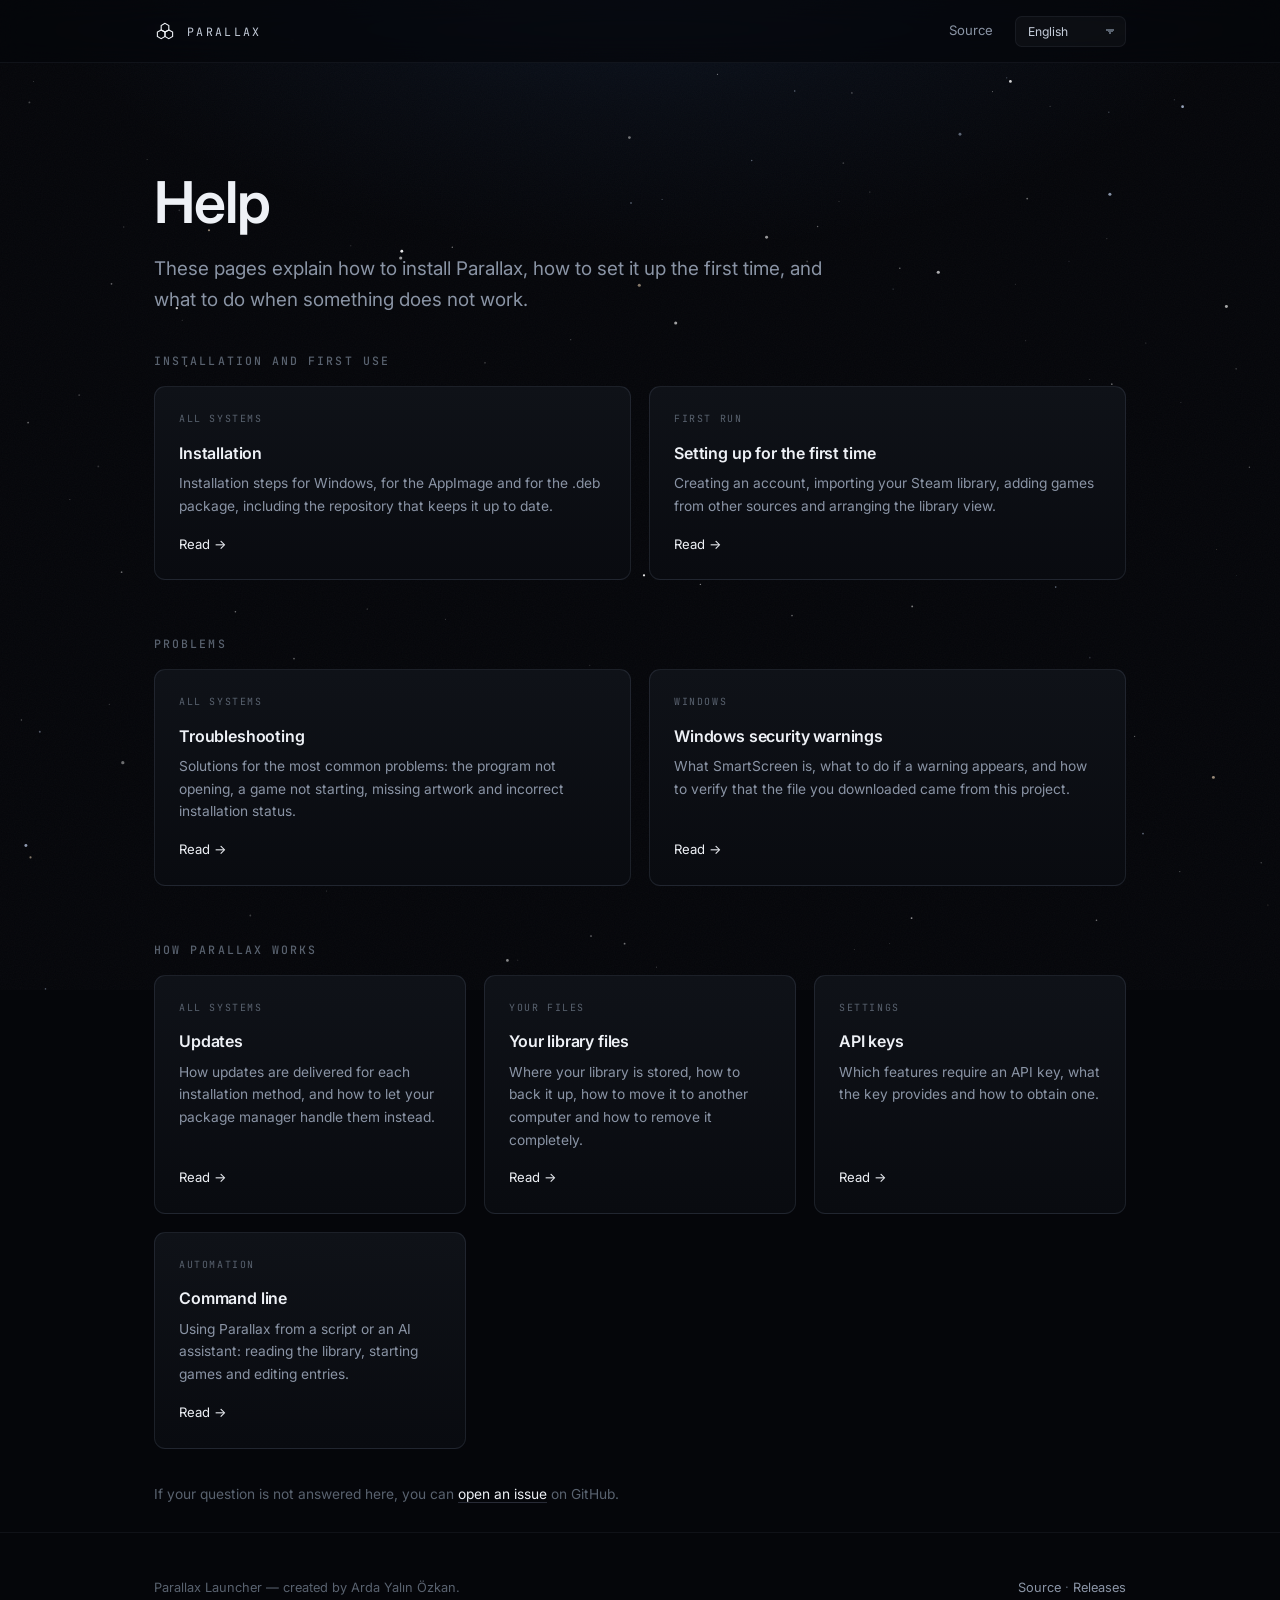
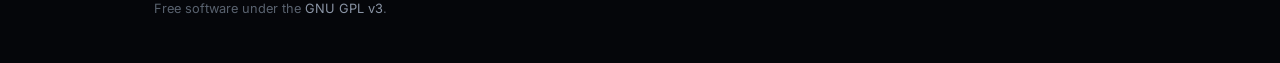
<file: index.html>
<!doctype html>
<html lang="en">

<head>
    <meta charset="utf-8">
    <meta name="viewport" content="width=device-width, initial-scale=1">
    <title>Help — Parallax Launcher</title>
    <meta name="description" content="Guides for Parallax Launcher: installing it, setting it up, updates, API keys, where your files are kept, and what to do when something does not work.">
    <meta name="theme-color" content="#05060A">
    <link rel="icon" href="favicon.svg" type="image/svg+xml">
    <link rel="alternate icon" href="favicon.ico" sizes="any">
    <link rel="apple-touch-icon" href="apple-touch-icon.png" sizes="180x180">
    <link rel="preconnect" href="https://fonts.googleapis.com">
    <link rel="preconnect" href="https://fonts.gstatic.com" crossorigin>
    <link rel="stylesheet"
        href="https://fonts.googleapis.com/css2?family=Inter:wght@400;500;600&family=JetBrains+Mono:wght@400;500&display=swap">
    <link rel="stylesheet" href="style.css?v=20260826d">
</head>

<body>
    <div class="sky" aria-hidden="true">
        <div class="sky__layer sky__haze"></div>
        <div class="sky__layer" id="skyFar"></div>
        <div class="sky__layer" id="skyNear"></div>
        <div class="sky__grain" id="skyGrain"></div>
    </div>

    <div class="page">
        <header class="top">
            <div class="wrap top__in">
                <a class="brand" href="https://parallaxlauncher.com/">
                    <svg viewBox="0 0 100 100" fill="none" aria-hidden="true">
                        <path d="M50.00 15.00 L32.68 25.00 L32.68 45.00 L50.00 55.00 L67.32 45.00 L67.32 25.00 Z" stroke="#EEF1F6" stroke-width="5" />
                        <path d="M32.68 45.00 L15.36 55.00 L15.36 75.00 L32.68 85.00 L50.00 75.00 L50.00 55.00 Z" stroke="#EEF1F6" stroke-width="5" />
                        <path d="M67.32 45.00 L50.00 55.00 L50.00 75.00 L67.32 85.00 L84.64 75.00 L84.64 55.00 Z" stroke="#EEF1F6" stroke-width="5" />
                    </svg>
                    <span>Parallax</span>
                </a>
                <nav class="top__links">
                    <a href="https://github.com/ArdaYalinOzkan/parallax-launcher" data-i18n="NAV_SOURCE">Source</a>
                    <span class="langpick__slot" data-lang-mount></span>
                </nav>
            </div>
        </header>

        <main>
            <section class="hero wrap" style="padding-block-end: clamp(26px, 4vh, 44px);">
                <h1 class="rise rise--2" style="max-width: 14ch;" data-i18n="IDX_H1">Help</h1>
                <p class="lede rise rise--3" style="max-width: 56ch;" data-i18n="IDX_LEDE">
                    These pages explain how to install Parallax, how to set it up the first
                    time, and what to do when something does not work.
                </p>
            </section>

            <section class="wrap group" style="padding-block-start: 0;">
                <h2 class="group__h" data-i18n="IDX_S1">Installation and first use</h2>
                <div class="guides">
                    <a class="guide" href="installing.html">
                        <span class="guide__for" data-i18n="IDX_G_SETUP_FOR">All systems</span>
                        <h3 data-i18n="IDX_G_SETUP_H">Installation</h3>
                        <p data-i18n="IDX_G_SETUP_P">
                            Installation steps for Windows, for the AppImage and for the .deb
                            package, including the repository that keeps it up to date.
                        </p>
                        <span class="guide__go" data-i18n="READ">Read →</span>
                    </a>

                    <a class="guide" href="first-run.html">
                        <span class="guide__for" data-i18n="IDX_G_FIRST_FOR">First run</span>
                        <h3 data-i18n="IDX_G_FIRST_H">Setting up for the first time</h3>
                        <p data-i18n="IDX_G_FIRST_P">
                            Creating an account, importing your Steam library, adding games from
                            other sources and arranging the library view.
                        </p>
                        <span class="guide__go" data-i18n="READ">Read →</span>
                    </a>
                </div>
            </section>

            <section class="wrap group">
                <h2 class="group__h" data-i18n="IDX_S2">Problems</h2>
                <div class="guides">
                    <a class="guide" href="trouble.html">
                        <span class="guide__for" data-i18n="IDX_G_TROUBLE_FOR">All systems</span>
                        <h3 data-i18n="IDX_G_TROUBLE_H">Troubleshooting</h3>
                        <p data-i18n="IDX_G_TROUBLE_P">
                            Solutions for the most common problems: the program not opening, a
                            game not starting, missing artwork and incorrect installation
                            status.
                        </p>
                        <span class="guide__go" data-i18n="READ">Read →</span>
                    </a>

                    <a class="guide" href="windows.html">
                        <span class="guide__for" data-i18n="IDX_G_WIN_FOR">Windows</span>
                        <h3 data-i18n="IDX_G_WIN_H">Windows security warnings</h3>
                        <p data-i18n="IDX_G_WIN_P">
                            What SmartScreen is, what to do if a warning appears, and how to
                            verify that the file you downloaded came from this project.
                        </p>
                        <span class="guide__go" data-i18n="READ">Read →</span>
                    </a>
                </div>
            </section>

            <section class="wrap group">
                <h2 class="group__h" data-i18n="IDX_S3">How Parallax works</h2>
                <div class="guides">
                    <a class="guide" href="updating.html">
                        <span class="guide__for" data-i18n="IDX_G_UPD_FOR">All systems</span>
                        <h3 data-i18n="IDX_G_UPD_H">Updates</h3>
                        <p data-i18n="IDX_G_UPD_P">
                            How updates are delivered for each installation method, and how to
                            let your package manager handle them instead.
                        </p>
                        <span class="guide__go" data-i18n="READ">Read →</span>
                    </a>

                    <a class="guide" href="data.html">
                        <span class="guide__for" data-i18n="IDX_G_DATA_FOR">Your files</span>
                        <h3 data-i18n="IDX_G_DATA_H">Your library files</h3>
                        <p data-i18n="IDX_G_DATA_P">
                            Where your library is stored, how to back it up, how to move it to
                            another computer and how to remove it completely.
                        </p>
                        <span class="guide__go" data-i18n="READ">Read →</span>
                    </a>

                    <a class="guide" href="keys.html">
                        <span class="guide__for" data-i18n="IDX_G_KEYS_FOR">Settings</span>
                        <h3 data-i18n="IDX_G_KEYS_H">API keys</h3>
                        <p data-i18n="IDX_G_KEYS_P">
                            Which features require an API key, what the key provides and how to
                            obtain one.
                        </p>
                        <span class="guide__go" data-i18n="READ">Read →</span>
                    </a>

                    <a class="guide" href="agents.html">
                        <span class="guide__for" data-i18n="IDX_G_CLI_FOR">Automation</span>
                        <h3 data-i18n="IDX_G_CLI_H">Command line</h3>
                        <p data-i18n="IDX_G_CLI_P">
                            Using Parallax from a script or an AI assistant: reading the
                            library, starting games and editing entries.
                        </p>
                        <span class="guide__go" data-i18n="READ">Read →</span>
                    </a>
                </div>

                <p style="margin-top: 34px; font-size: .86rem; color: var(--star-faint);" data-i18n="IDX_ASK_html">
                    If your question is not answered here, you can <a
                    href="https://github.com/ArdaYalinOzkan/parallax-launcher/issues">open an
                    issue</a> on GitHub.
                </p>
            </section>
        </main>

        <footer class="foot">
            <div class="wrap foot__in">
                <div data-i18n="FOOT_BY_html">
                    Parallax Launcher — created by Arda Yalın Özkan.<br>
                    Free software under the
                    <a href="https://github.com/ArdaYalinOzkan/parallax-launcher/blob/main/LICENSE">GNU GPL v3</a>.
                </div>
                <div>
                    <a href="https://github.com/ArdaYalinOzkan/parallax-launcher" data-i18n="FOOT_SOURCE">Source</a> ·
                    <a href="https://github.com/ArdaYalinOzkan/parallax-launcher/releases" data-i18n="FOOT_RELEASES">Releases</a>
                </div>
            </div>
        </footer>
    </div>

    <script src="i18n.js?v=20260826d"></script>
    <script src="site.js?v=20260826d"></script>
    <script src="help.js?v=20260826d"></script>
</body>

</html>
</file>
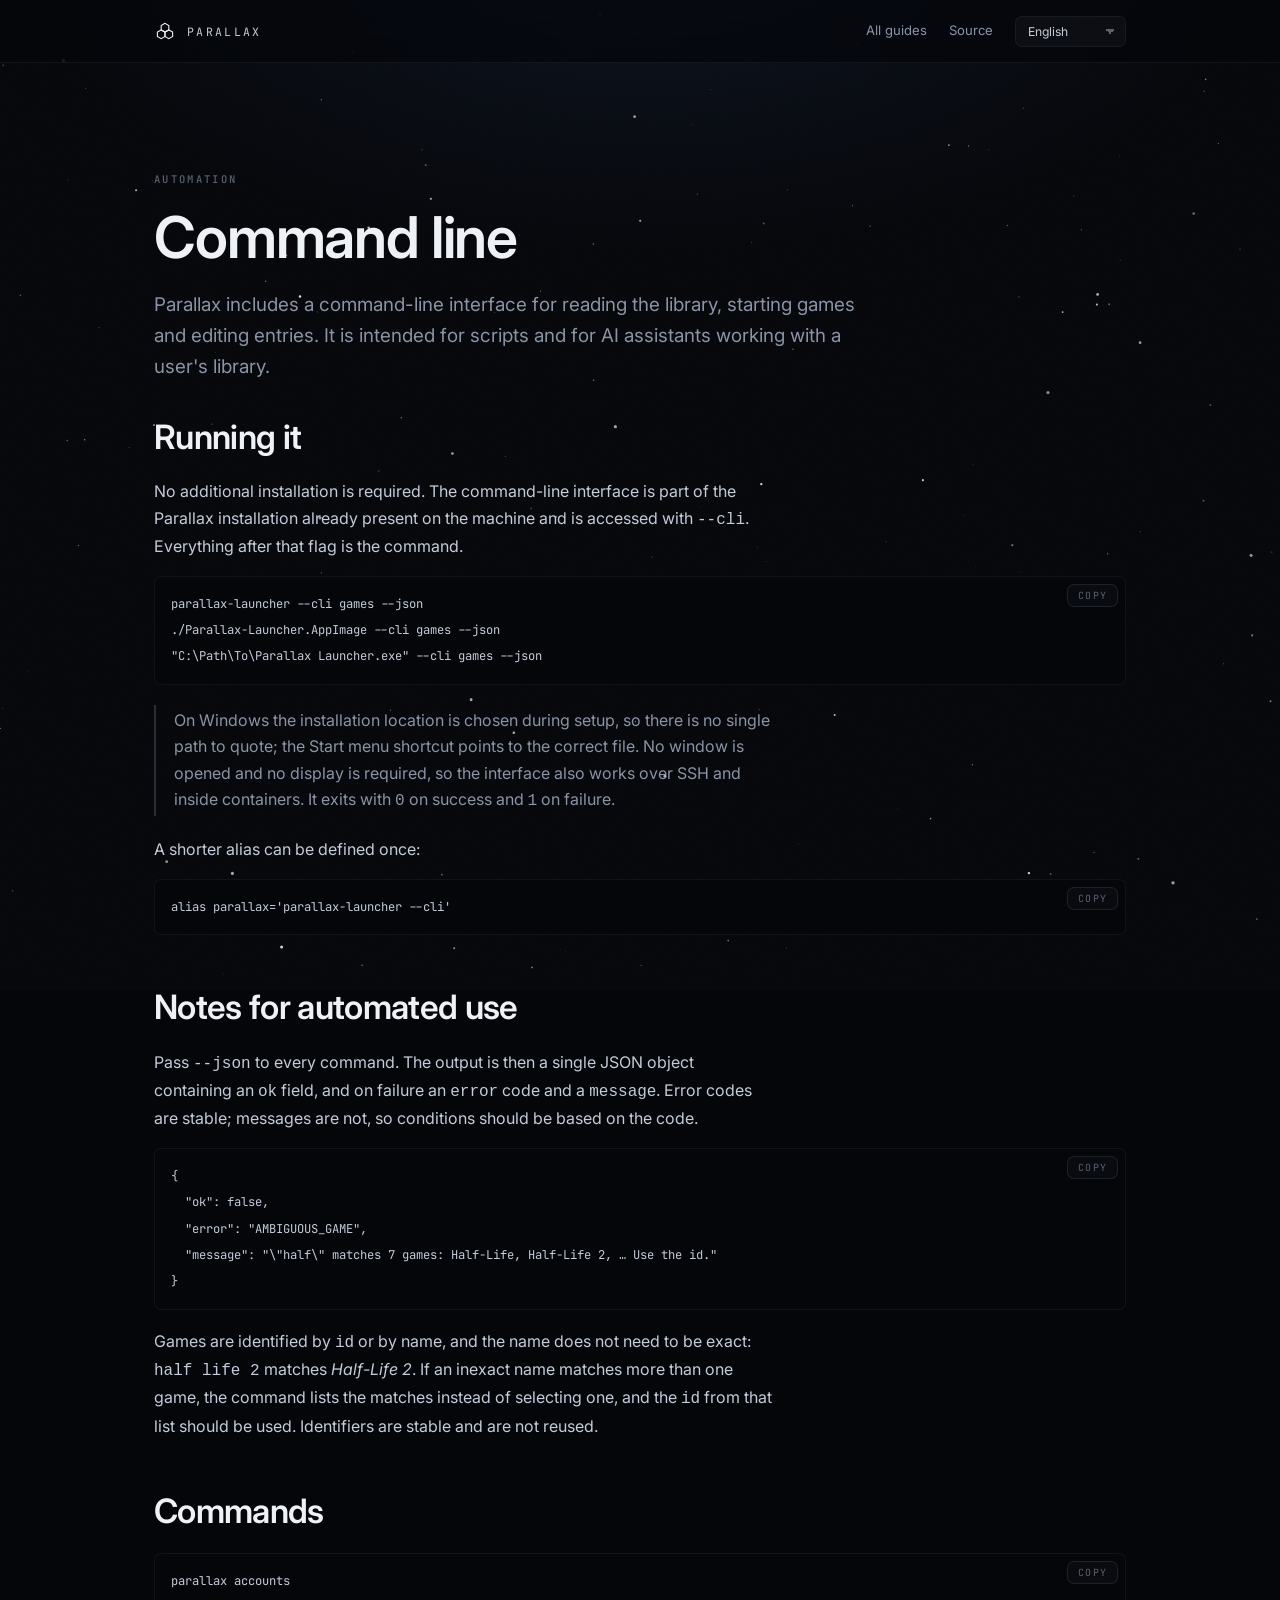
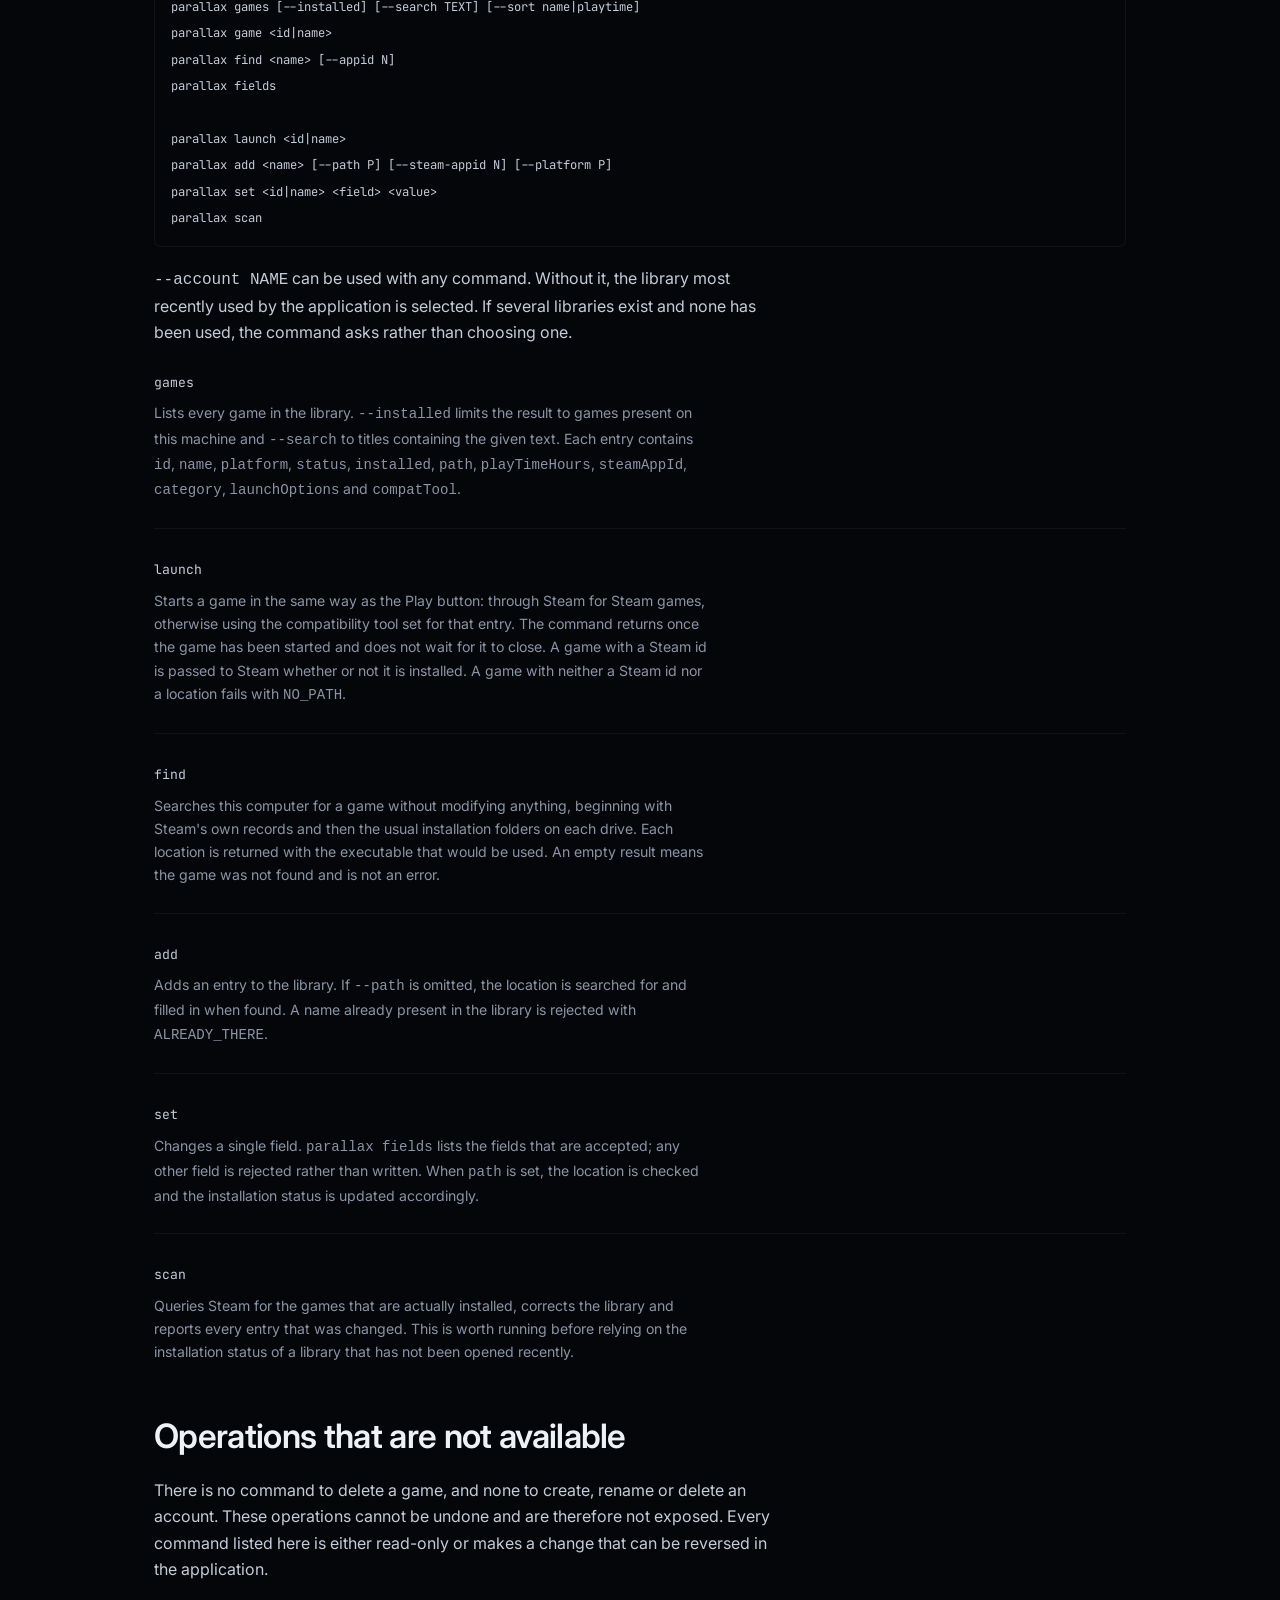
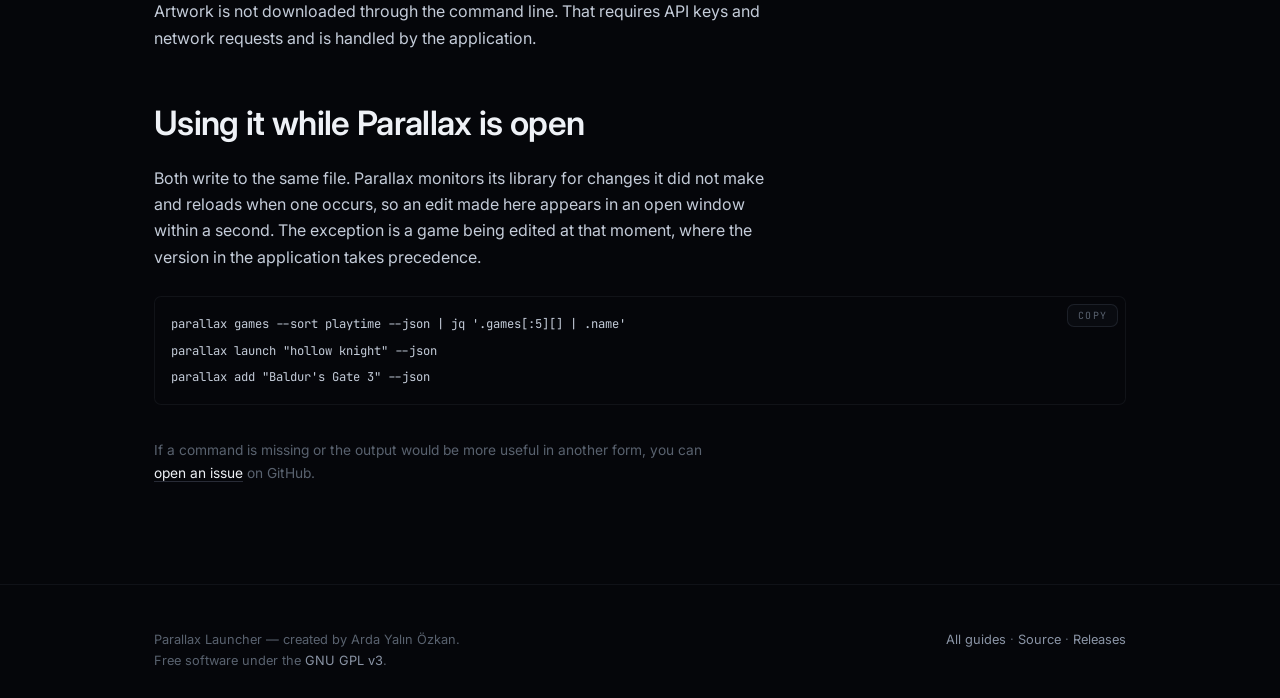
<file: agents.html>
<!doctype html>
<html lang="en">

<head>
    <meta charset="utf-8">
    <meta name="viewport" content="width=device-width, initial-scale=1">
    <title>Command line — Parallax Launcher</title>
    <meta name="description" content="The commands Parallax Launcher accepts, what each one reads or changes, and the limits that apply to them.">
    <meta name="theme-color" content="#05060A">
    <link rel="icon" href="favicon.svg" type="image/svg+xml">
    <link rel="alternate icon" href="favicon.ico" sizes="any">
    <link rel="apple-touch-icon" href="apple-touch-icon.png" sizes="180x180">
    <link rel="preconnect" href="https://fonts.googleapis.com">
    <link rel="preconnect" href="https://fonts.gstatic.com" crossorigin>
    <link rel="stylesheet"
        href="https://fonts.googleapis.com/css2?family=Inter:wght@400;500;600&family=JetBrains+Mono:wght@400;500&display=swap">
    <link rel="stylesheet" href="style.css?v=20260826d">
</head>

<body>
    <div class="sky" aria-hidden="true">
        <div class="sky__layer sky__haze"></div>
        <div class="sky__layer" id="skyFar"></div>
        <div class="sky__layer" id="skyNear"></div>
        <div class="sky__grain" id="skyGrain"></div>
    </div>

    <div class="page">
        <header class="top">
            <div class="wrap top__in">
                <a class="brand" href="https://parallaxlauncher.com/">
                    <svg viewBox="0 0 100 100" fill="none" aria-hidden="true">
                        <path d="M50.00 15.00 L32.68 25.00 L32.68 45.00 L50.00 55.00 L67.32 45.00 L67.32 25.00 Z" stroke="#EEF1F6" stroke-width="5" />
                        <path d="M32.68 45.00 L15.36 55.00 L15.36 75.00 L32.68 85.00 L50.00 75.00 L50.00 55.00 Z" stroke="#EEF1F6" stroke-width="5" />
                        <path d="M67.32 45.00 L50.00 55.00 L50.00 75.00 L67.32 85.00 L84.64 75.00 L84.64 55.00 Z" stroke="#EEF1F6" stroke-width="5" />
                    </svg>
                    <span>Parallax</span>
                </a>
                <nav class="top__links">
                    <a href="index.html" data-i18n="NAV_GUIDES">All guides</a>
                    <a href="https://github.com/ArdaYalinOzkan/parallax-launcher" data-i18n="NAV_SOURCE">Source</a>
                    <span class="langpick__slot" data-lang-mount></span>
                </nav>
            </div>
        </header>

        <main>
            <section class="hero wrap" style="padding-block-end: clamp(20px, 3vh, 32px);">
                <p class="label rise rise--1" data-i18n="CLI_KICKER">Automation</p>
                <h1 class="rise rise--2" style="max-width: 18ch;" data-i18n="CLI_H1">Command line</h1>
                <p class="lede rise rise--3" style="max-width: 60ch;" data-i18n="CLI_LEDE">
                    Parallax includes a command-line interface for reading the library, starting
                    games and editing entries. It is intended for scripts and for AI assistants
                    working with a user's library.
                </p>
            </section>

            <section class="wrap" style="padding-block-start: 0;">

                <h2 data-i18n="CLI_RUN_H">Running it</h2>
                <p style="max-width: 62ch;" data-i18n="CLI_RUN_P_html">
                    No additional installation is required. The command-line interface is part
                    of the Parallax installation already present on the machine and is accessed
                    with <code>--cli</code>. Everything after that flag is the command.
                </p>

                <div class="snippet">
                    <button class="snippet__copy" type="button" data-copy data-i18n="COPY">Copy</button>
                    <pre><code>parallax-launcher --cli games --json
./Parallax-Launcher.AppImage --cli games --json
"C:\Path\To\Parallax Launcher.exe" --cli games --json</code></pre>
                </div>

                <p class="note" style="max-width: 62ch;" data-i18n="CLI_RUN_NOTE_html">
                    On Windows the installation location is chosen during setup, so there is no
                    single path to quote; the Start menu shortcut points to the correct file. No
                    window is opened and no display is required, so the interface also works
                    over SSH and inside containers. It exits with <code>0</code> on success and
                    <code>1</code> on failure.
                </p>

                <p style="max-width: 62ch;" data-i18n="CLI_ALIAS_P">A shorter alias can be defined once:</p>
                <div class="snippet">
                    <button class="snippet__copy" type="button" data-copy data-i18n="COPY">Copy</button>
                    <pre><code>alias parallax='parallax-launcher --cli'</code></pre>
                </div>

                <h2 style="margin-top: 44px;" data-i18n="CLI_AGENT_H">Notes for automated use</h2>
                <p style="max-width: 62ch;" data-i18n="CLI_AGENT_P_html">
                    Pass <code>--json</code> to every command. The output is then a single JSON
                    object containing an <code>ok</code> field, and on failure an
                    <code>error</code> code and a <code>message</code>. Error codes are stable;
                    messages are not, so conditions should be based on the code.
                </p>

                <div class="snippet">
                    <button class="snippet__copy" type="button" data-copy data-i18n="COPY">Copy</button>
                    <pre><code>{
  "ok": false,
  "error": "AMBIGUOUS_GAME",
  "message": "\"half\" matches 7 games: Half-Life, Half-Life 2, … Use the id."
}</code></pre>
                </div>

                <p style="max-width: 62ch; margin-top: 18px;" data-i18n="CLI_NAME_P_html">
                    Games are identified by <code>id</code> or by name, and the name does not
                    need to be exact: <code>half life 2</code> matches <em>Half-Life 2</em>. If
                    an inexact name matches more than one game, the command lists the matches
                    instead of selecting one, and the <code>id</code> from that list should be
                    used. Identifiers are stable and are not reused.
                </p>

                <h2 style="margin-top: 44px;" data-i18n="CLI_CMD_H">Commands</h2>

                <div class="snippet">
                    <button class="snippet__copy" type="button" data-copy data-i18n="COPY">Copy</button>
                    <pre><code>parallax accounts
parallax games [--installed] [--search TEXT] [--sort name|playtime]
parallax game &lt;id|name&gt;
parallax find &lt;name&gt; [--appid N]
parallax fields

parallax launch &lt;id|name&gt;
parallax add &lt;name&gt; [--path P] [--steam-appid N] [--platform P]
parallax set &lt;id|name&gt; &lt;field&gt; &lt;value&gt;
parallax scan</code></pre>
                </div>

                <p style="max-width: 62ch; margin-top: 18px;" data-i18n="CLI_ACCOUNT_P_html">
                    <code>--account NAME</code> can be used with any command. Without it, the
                    library most recently used by the application is selected. If several
                    libraries exist and none has been used, the command asks rather than
                    choosing one.
                </p>

                <ol class="steps" style="margin-top: 22px;">
                    <li class="step" style="grid-template-columns: 1fr;">
                        <div class="step__body">
                            <span class="cmd-name">games</span>
                            <p data-i18n="CLI_D_GAMES_html">
                                Lists every game in the library. <code>--installed</code> limits
                                the result to games present on this machine and
                                <code>--search</code> to titles containing the given text. Each
                                entry contains <code>id</code>, <code>name</code>,
                                <code>platform</code>, <code>status</code>,
                                <code>installed</code>, <code>path</code>,
                                <code>playTimeHours</code>, <code>steamAppId</code>,
                                <code>category</code>, <code>launchOptions</code> and
                                <code>compatTool</code>.
                            </p>
                        </div>
                    </li>
                    <li class="step" style="grid-template-columns: 1fr;">
                        <div class="step__body">
                            <span class="cmd-name">launch</span>
                            <p data-i18n="CLI_D_LAUNCH_html">
                                Starts a game in the same way as the Play button: through Steam
                                for Steam games, otherwise using the compatibility tool set for
                                that entry. The command returns once the game has been started
                                and does not wait for it to close. A game with a Steam id is
                                passed to Steam whether or not it is installed. A game with
                                neither a Steam id nor a location fails with
                                <code>NO_PATH</code>.
                            </p>
                        </div>
                    </li>
                    <li class="step" style="grid-template-columns: 1fr;">
                        <div class="step__body">
                            <span class="cmd-name">find</span>
                            <p data-i18n="CLI_D_FIND">
                                Searches this computer for a game without modifying anything,
                                beginning with Steam's own records and then the usual
                                installation folders on each drive. Each location is returned
                                with the executable that would be used. An empty result means
                                the game was not found and is not an error.
                            </p>
                        </div>
                    </li>
                    <li class="step" style="grid-template-columns: 1fr;">
                        <div class="step__body">
                            <span class="cmd-name">add</span>
                            <p data-i18n="CLI_D_ADD_html">
                                Adds an entry to the library. If <code>--path</code> is omitted,
                                the location is searched for and filled in when found. A name
                                already present in the library is rejected with
                                <code>ALREADY_THERE</code>.
                            </p>
                        </div>
                    </li>
                    <li class="step" style="grid-template-columns: 1fr;">
                        <div class="step__body">
                            <span class="cmd-name">set</span>
                            <p data-i18n="CLI_D_SET_html">
                                Changes a single field. <code>parallax fields</code> lists the
                                fields that are accepted; any other field is rejected rather
                                than written. When <code>path</code> is set, the location is
                                checked and the installation status is updated accordingly.
                            </p>
                        </div>
                    </li>
                    <li class="step" style="grid-template-columns: 1fr;">
                        <div class="step__body">
                            <span class="cmd-name">scan</span>
                            <p data-i18n="CLI_D_SCAN">
                                Queries Steam for the games that are actually installed,
                                corrects the library and reports every entry that was changed.
                                This is worth running before relying on the installation status
                                of a library that has not been opened recently.
                            </p>
                        </div>
                    </li>
                </ol>

                <h2 style="margin-top: 44px;" data-i18n="CLI_NOT_H">Operations that are not available</h2>
                <p style="max-width: 62ch;" data-i18n="CLI_NOT_P">
                    There is no command to delete a game, and none to create, rename or delete
                    an account. These operations cannot be undone and are therefore not exposed.
                    Every command listed here is either read-only or makes a change that can be
                    reversed in the application.
                </p>
                <p style="max-width: 62ch;" data-i18n="CLI_NOT_P2">
                    Artwork is not downloaded through the command line. That requires API keys
                    and network requests and is handled by the application.
                </p>

                <h2 style="margin-top: 44px;" data-i18n="CLI_OPEN_H">Using it while Parallax is open</h2>
                <p style="max-width: 62ch;" data-i18n="CLI_OPEN_P">
                    Both write to the same file. Parallax monitors its library for changes it
                    did not make and reloads when one occurs, so an edit made here appears in an
                    open window within a second. The exception is a game being edited at that
                    moment, where the version in the application takes precedence.
                </p>

                <div class="snippet" style="margin-top: 26px;">
                    <button class="snippet__copy" type="button" data-copy data-i18n="COPY">Copy</button>
                    <pre><code>parallax games --sort playtime --json | jq '.games[:5][] | .name'
parallax launch "hollow knight" --json
parallax add "Baldur's Gate 3" --json</code></pre>
                </div>

                <p style="margin-top: 34px; font-size: .86rem; color: var(--star-faint);" data-i18n="CLI_ASK_html">
                    If a command is missing or the output would be more useful in another form,
                    you can <a
                    href="https://github.com/ArdaYalinOzkan/parallax-launcher/issues">open an
                    issue</a> on GitHub.
                </p>
            </section>
        </main>

        <footer class="foot">
            <div class="wrap foot__in">
                <div data-i18n="FOOT_BY_html">
                    Parallax Launcher — created by Arda Yalın Özkan.<br>
                    Free software under the
                    <a href="https://github.com/ArdaYalinOzkan/parallax-launcher/blob/main/LICENSE">GNU GPL v3</a>.
                </div>
                <div>
                    <a href="index.html" data-i18n="FOOT_GUIDES">All guides</a> ·
                    <a href="https://github.com/ArdaYalinOzkan/parallax-launcher" data-i18n="FOOT_SOURCE">Source</a> ·
                    <a href="https://github.com/ArdaYalinOzkan/parallax-launcher/releases" data-i18n="FOOT_RELEASES">Releases</a>
                </div>
            </div>
        </footer>
    </div>

    <script src="i18n.js?v=20260826d"></script>
    <script src="site.js?v=20260826d"></script>
    <script src="help.js?v=20260826d"></script>
</body>

</html>
</file>
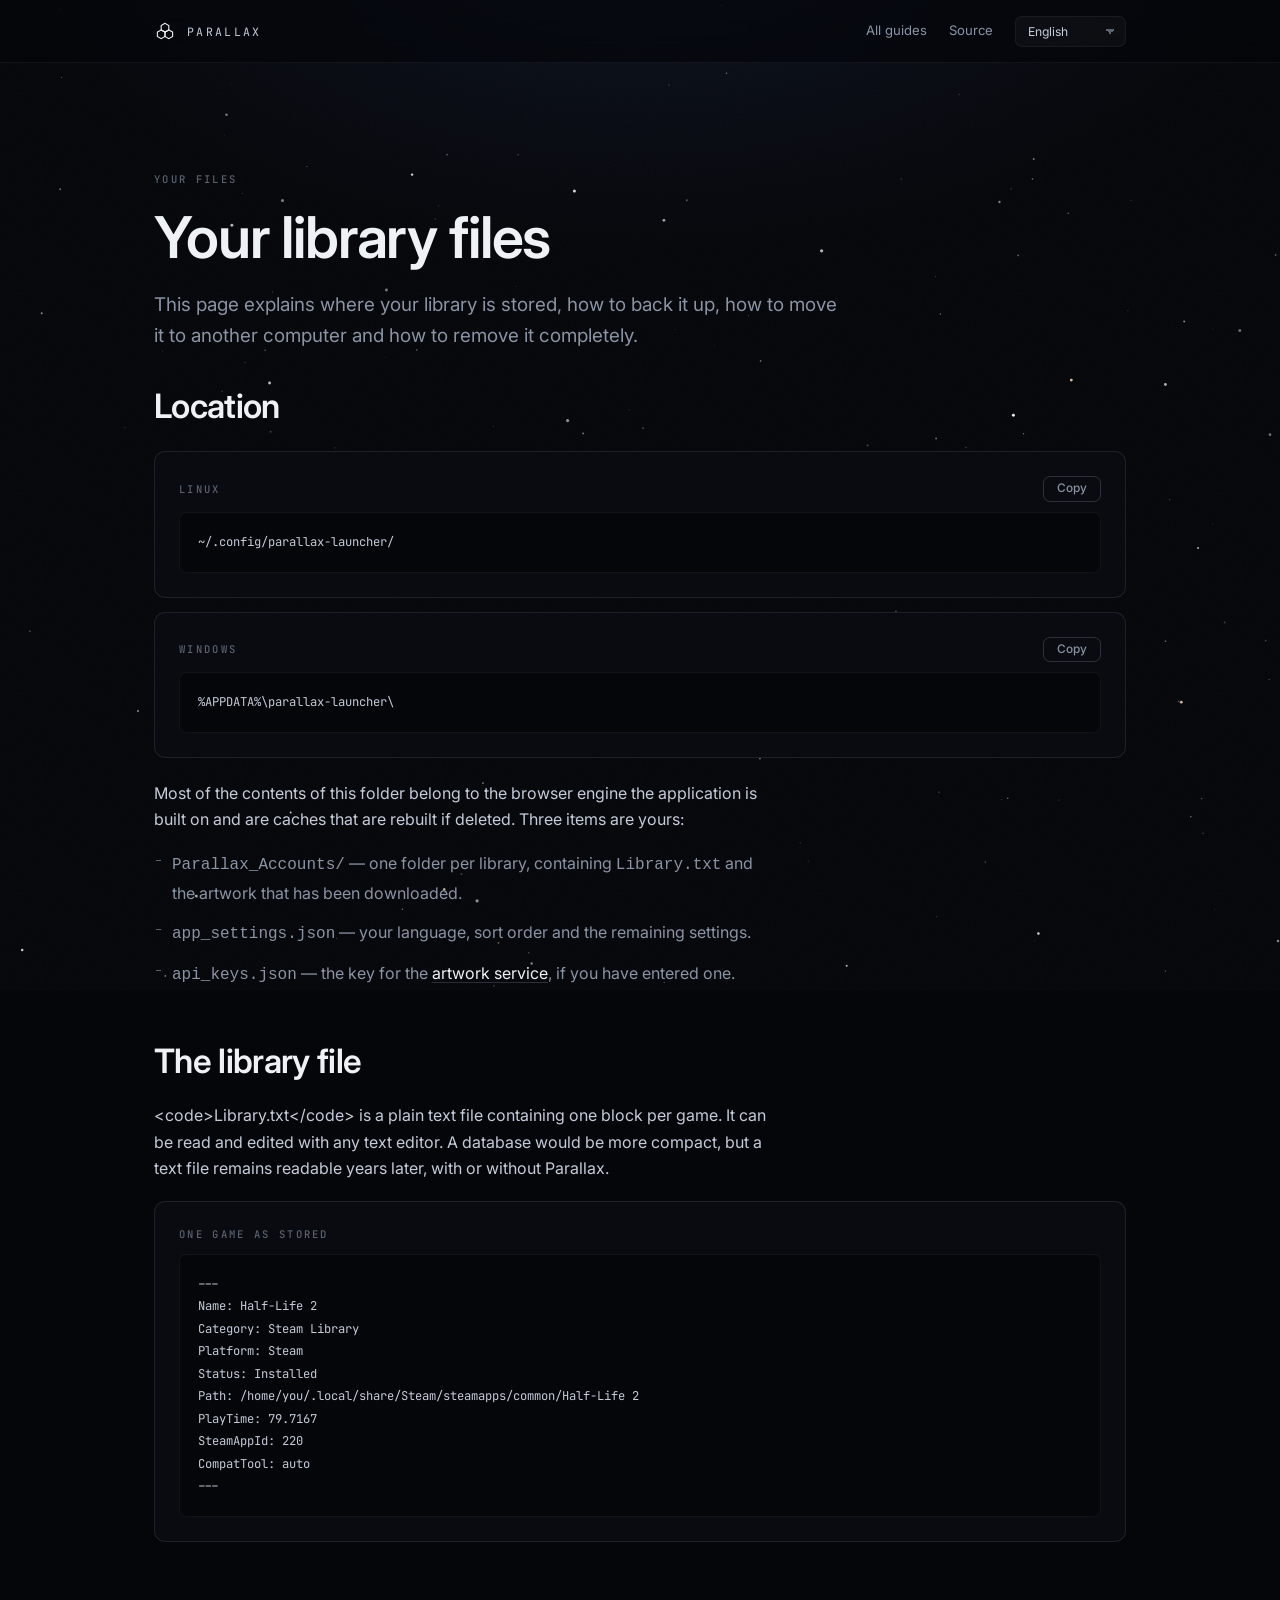
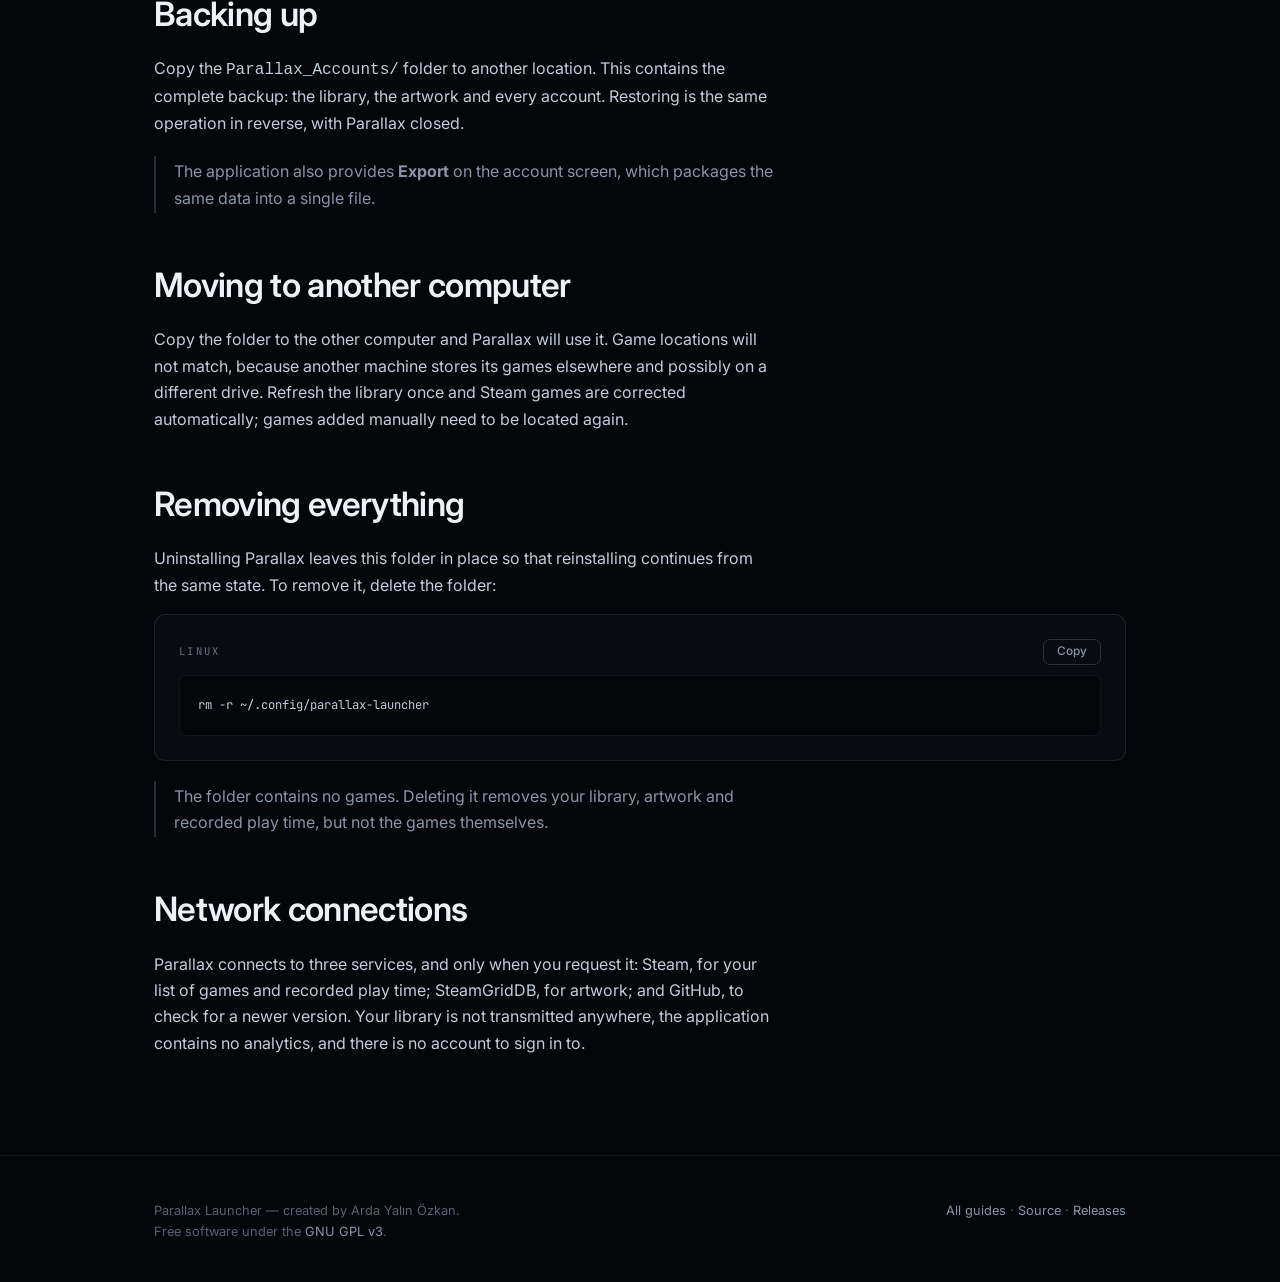
<file: data.html>
<!doctype html>
<html lang="en">

<head>
    <meta charset="utf-8">
    <meta name="viewport" content="width=device-width, initial-scale=1">
    <title>Your library files — Parallax Launcher</title>
    <meta name="description" content="Where Parallax Launcher keeps your library, settings and images, how to back them up, move them to another computer, and delete them.">
    <meta name="theme-color" content="#05060A">
    <link rel="icon" href="favicon.svg" type="image/svg+xml">
    <link rel="alternate icon" href="favicon.ico" sizes="any">
    <link rel="apple-touch-icon" href="apple-touch-icon.png" sizes="180x180">
    <link rel="preconnect" href="https://fonts.googleapis.com">
    <link rel="preconnect" href="https://fonts.gstatic.com" crossorigin>
    <link rel="stylesheet"
        href="https://fonts.googleapis.com/css2?family=Inter:wght@400;500;600&family=JetBrains+Mono:wght@400;500&display=swap">
    <link rel="stylesheet" href="style.css?v=20260826d">
</head>

<body>
    <div class="sky" aria-hidden="true">
        <div class="sky__layer sky__haze"></div>
        <div class="sky__layer" id="skyFar"></div>
        <div class="sky__layer" id="skyNear"></div>
        <div class="sky__grain" id="skyGrain"></div>
    </div>

    <div class="page">
        <header class="top">
            <div class="wrap top__in">
                <a class="brand" href="https://parallaxlauncher.com/">
                    <svg viewBox="0 0 100 100" fill="none" aria-hidden="true">
                        <path d="M50.00 15.00 L32.68 25.00 L32.68 45.00 L50.00 55.00 L67.32 45.00 L67.32 25.00 Z" stroke="#EEF1F6" stroke-width="5" />
                        <path d="M32.68 45.00 L15.36 55.00 L15.36 75.00 L32.68 85.00 L50.00 75.00 L50.00 55.00 Z" stroke="#EEF1F6" stroke-width="5" />
                        <path d="M67.32 45.00 L50.00 55.00 L50.00 75.00 L67.32 85.00 L84.64 75.00 L84.64 55.00 Z" stroke="#EEF1F6" stroke-width="5" />
                    </svg>
                    <span>Parallax</span>
                </a>
                <nav class="top__links">
                    <a href="index.html" data-i18n="NAV_GUIDES">All guides</a>
                    <a href="https://github.com/ArdaYalinOzkan/parallax-launcher" data-i18n="NAV_SOURCE">Source</a>
                    <span class="langpick__slot" data-lang-mount></span>
                </nav>
            </div>
        </header>

        <main>
            <section class="hero wrap" style="padding-block-end: clamp(20px, 3vh, 32px);">
                <p class="label rise rise--1" data-i18n="DAT_KICKER">Your files</p>
                <h1 class="rise rise--2" style="max-width: 16ch;" data-i18n="DAT_H1">Your library files</h1>
                <p class="lede rise rise--3" style="max-width: 58ch;" data-i18n="DAT_LEDE">
                    This page explains where your library is stored, how to back it up, how to
                    move it to another computer and how to remove it completely.
                </p>
            </section>

            <section class="wrap" style="padding-block-start: 0;">

                <h2 data-i18n="DAT_WHERE_H">Location</h2>
                <div class="repo" style="margin-top: 18px;">
                    <div class="repo__head">
                        <span class="label" style="margin: 0;" data-i18n="DAT_LNX">Linux</span>
                        <button class="copy" data-copy>Copy</button>
                    </div>
<pre><code>~/.config/parallax-launcher/</code></pre>
                </div>
                <div class="repo" style="margin-top: 14px;">
                    <div class="repo__head">
                        <span class="label" style="margin: 0;" data-i18n="DAT_WIN">Windows</span>
                        <button class="copy" data-copy>Copy</button>
                    </div>
<pre><code>%APPDATA%\parallax-launcher\</code></pre>
                </div>

                <p style="max-width: 62ch; margin-top: 22px;" data-i18n="DAT_INSIDE_P_html">
                    Most of the contents of this folder belong to the browser engine the
                    application is built on and are caches that are rebuilt if deleted. Three
                    items are yours:
                </p>

                <ul class="plain" style="max-width: 62ch;">
                    <li data-i18n="DAT_L1_html">
                        <code>Parallax_Accounts/</code> — one folder per library, containing
                        <code>Library.txt</code> and the artwork that has been downloaded.
                    </li>
                    <li data-i18n="DAT_L2_html">
                        <code>app_settings.json</code> — your language, sort order and the
                        remaining settings.
                    </li>
                    <li data-i18n="DAT_L3_html">
                        <code>api_keys.json</code> — the key for the <a href="keys.html">artwork
                        service</a>, if you have entered one.
                    </li>
                </ul>

                <h2 style="margin-top: 44px;" data-i18n="DAT_FILE_H">The library file</h2>
                <p style="max-width: 62ch;" data-i18n="DAT_FILE_P">
                    <code>Library.txt</code> is a plain text file containing one block per game.
                    It can be read and edited with any text editor. A database would be more
                    compact, but a text file remains readable years later, with or without
                    Parallax.
                </p>

                <div class="repo" style="margin-top: 20px;">
                    <div class="repo__head">
                        <span class="label" style="margin: 0;" data-i18n="DAT_FILE_LBL">One game as stored</span>
                    </div>
<pre><code>---
Name: Half-Life 2
Category: Steam Library
Platform: Steam
Status: Installed
Path: /home/you/.local/share/Steam/steamapps/common/Half-Life 2
PlayTime: 79.7167
SteamAppId: 220
CompatTool: auto
---</code></pre>
                </div>

                <h2 style="margin-top: 44px;" data-i18n="DAT_BACKUP_H">Backing up</h2>
                <p style="max-width: 62ch;" data-i18n="DAT_BACKUP_P_html">
                    Copy the <code>Parallax_Accounts/</code> folder to another location. This
                    contains the complete backup: the library, the artwork and every account.
                    Restoring is the same operation in reverse, with Parallax closed.
                </p>
                <p class="note" style="max-width: 62ch;" data-i18n="DAT_BACKUP_NOTE_html">
                    The application also provides <strong>Export</strong> on the account screen,
                    which packages the same data into a single file.
                </p>

                <h2 style="margin-top: 44px;" data-i18n="DAT_MOVE_H">Moving to another computer</h2>
                <p style="max-width: 62ch;" data-i18n="DAT_MOVE_P">
                    Copy the folder to the other computer and Parallax will use it. Game
                    locations will not match, because another machine stores its games elsewhere
                    and possibly on a different drive. Refresh the library once and Steam games
                    are corrected automatically; games added manually need to be located again.
                </p>

                <h2 style="margin-top: 44px;" data-i18n="DAT_GONE_H">Removing everything</h2>
                <p style="max-width: 62ch;" data-i18n="DAT_GONE_P_html">
                    Uninstalling Parallax leaves this folder in place so that reinstalling
                    continues from the same state. To remove it, delete the folder:
                </p>
                <div class="repo" style="margin-top: 16px;">
                    <div class="repo__head">
                        <span class="label" style="margin: 0;" data-i18n="DAT_LNX">Linux</span>
                        <button class="copy" data-copy>Copy</button>
                    </div>
<pre><code>rm -r ~/.config/parallax-launcher</code></pre>
                </div>
                <p class="note" style="max-width: 62ch;" data-i18n="DAT_GONE_NOTE">
                    The folder contains no games. Deleting it removes your library, artwork and
                    recorded play time, but not the games themselves.
                </p>

                <h2 style="margin-top: 44px;" data-i18n="DAT_NET_H">Network connections</h2>
                <p style="max-width: 62ch;" data-i18n="DAT_NET_P">
                    Parallax connects to three services, and only when you request it: Steam,
                    for your list of games and recorded play time; SteamGridDB, for artwork; and
                    GitHub, to check for a newer version. Your library is not transmitted
                    anywhere, the application contains no analytics, and there is no account to
                    sign in to.
                </p>
            </section>
        </main>

        <footer class="foot">
            <div class="wrap foot__in">
                <div data-i18n="FOOT_BY_html">
                    Parallax Launcher — created by Arda Yalın Özkan.<br>
                    Free software under the
                    <a href="https://github.com/ArdaYalinOzkan/parallax-launcher/blob/main/LICENSE">GNU GPL v3</a>.
                </div>
                <div>
                    <a href="index.html" data-i18n="FOOT_GUIDES">All guides</a> ·
                    <a href="https://github.com/ArdaYalinOzkan/parallax-launcher" data-i18n="FOOT_SOURCE">Source</a> ·
                    <a href="https://github.com/ArdaYalinOzkan/parallax-launcher/releases" data-i18n="FOOT_RELEASES">Releases</a>
                </div>
            </div>
        </footer>
    </div>

    <script src="i18n.js?v=20260826d"></script>
    <script src="site.js?v=20260826d"></script>
    <script src="help.js?v=20260826d"></script>
</body>

</html>
</file>
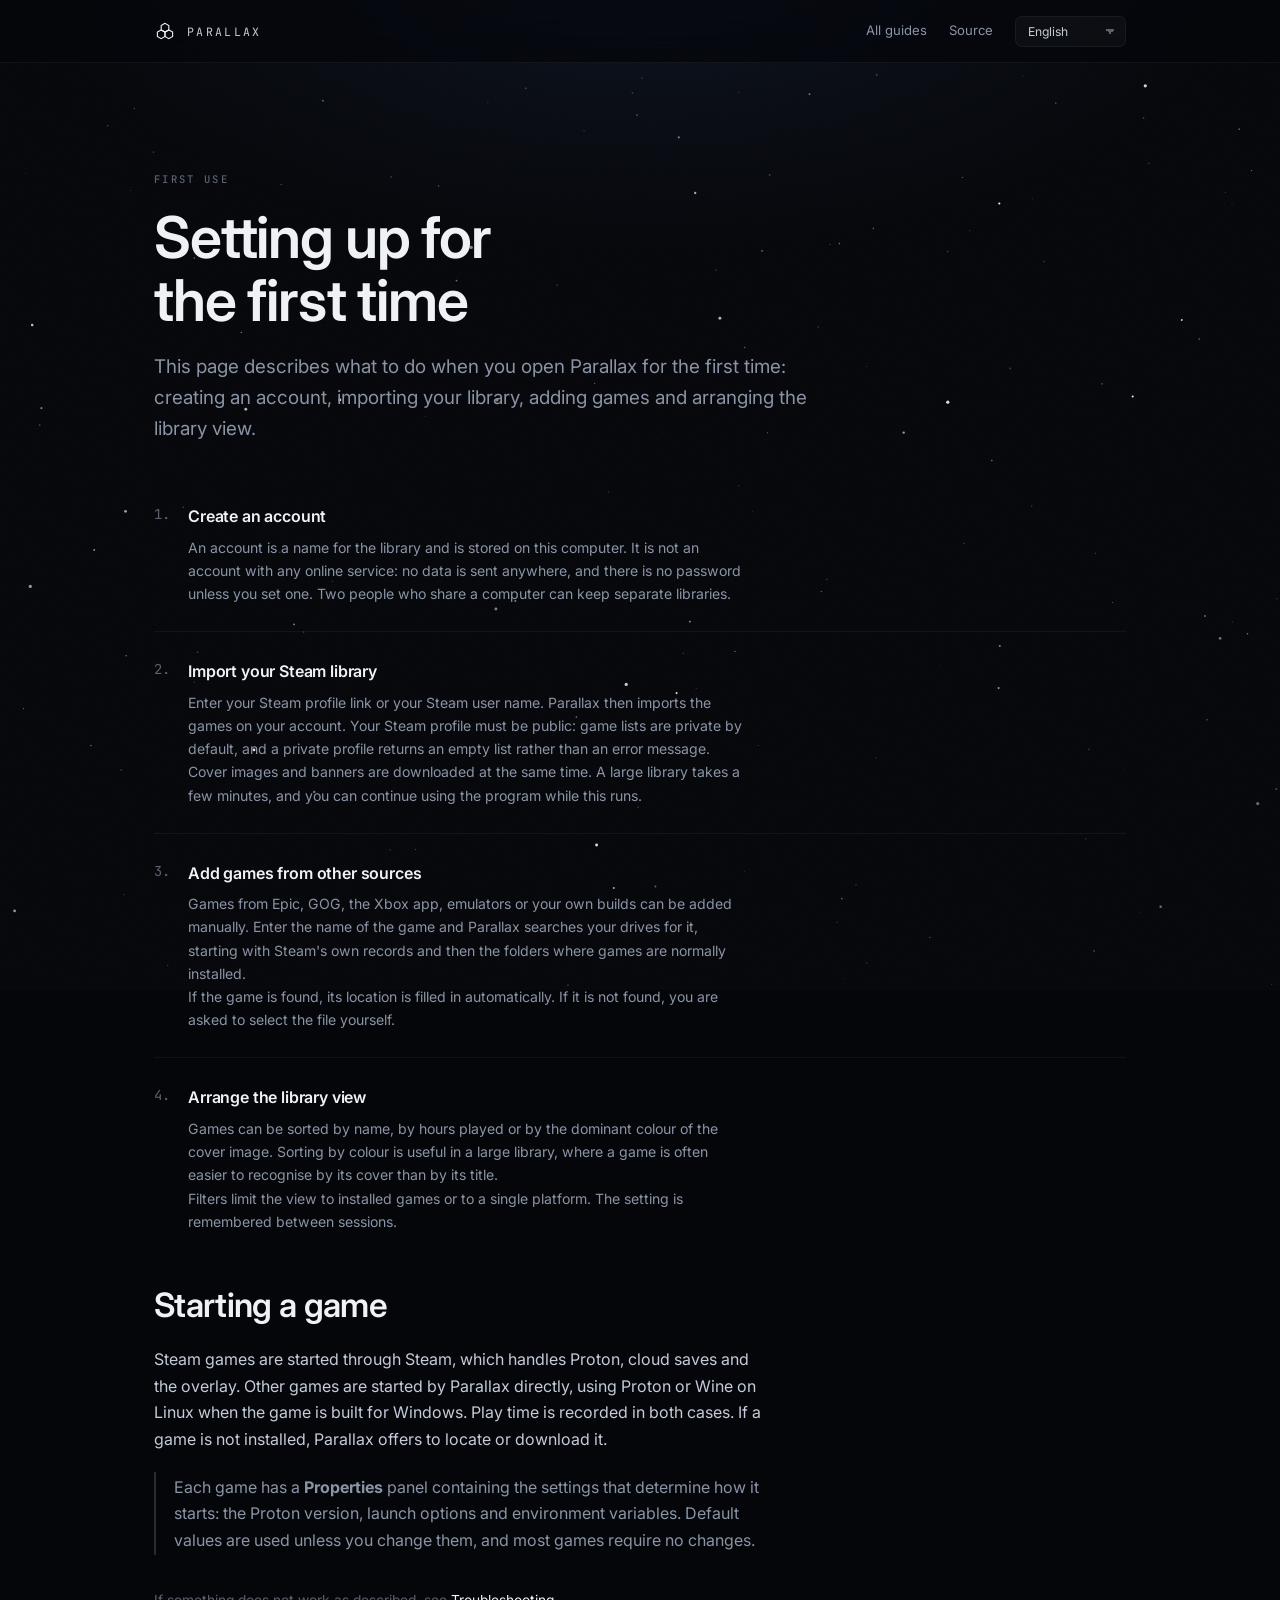
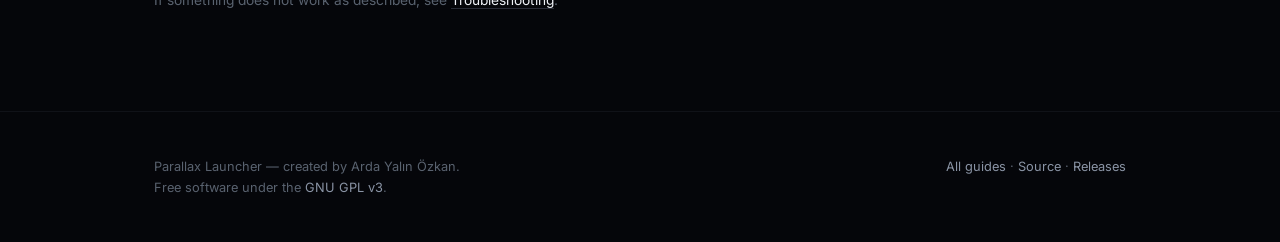
<file: first-run.html>
<!doctype html>
<html lang="en">

<head>
    <meta charset="utf-8">
    <meta name="viewport" content="width=device-width, initial-scale=1">
    <title>Setting up for the first time — Parallax Launcher</title>
    <meta name="description" content="Creating a profile, importing a Steam library, adding a game by hand, and arranging the library view.">
    <meta name="theme-color" content="#05060A">
    <link rel="icon" href="favicon.svg" type="image/svg+xml">
    <link rel="alternate icon" href="favicon.ico" sizes="any">
    <link rel="apple-touch-icon" href="apple-touch-icon.png" sizes="180x180">
    <link rel="preconnect" href="https://fonts.googleapis.com">
    <link rel="preconnect" href="https://fonts.gstatic.com" crossorigin>
    <link rel="stylesheet"
        href="https://fonts.googleapis.com/css2?family=Inter:wght@400;500;600&family=JetBrains+Mono:wght@400;500&display=swap">
    <link rel="stylesheet" href="style.css?v=20260826d">
</head>

<body>
    <div class="sky" aria-hidden="true">
        <div class="sky__layer sky__haze"></div>
        <div class="sky__layer" id="skyFar"></div>
        <div class="sky__layer" id="skyNear"></div>
        <div class="sky__grain" id="skyGrain"></div>
    </div>

    <div class="page">
        <header class="top">
            <div class="wrap top__in">
                <a class="brand" href="https://parallaxlauncher.com/">
                    <svg viewBox="0 0 100 100" fill="none" aria-hidden="true">
                        <path d="M50.00 15.00 L32.68 25.00 L32.68 45.00 L50.00 55.00 L67.32 45.00 L67.32 25.00 Z" stroke="#EEF1F6" stroke-width="5" />
                        <path d="M32.68 45.00 L15.36 55.00 L15.36 75.00 L32.68 85.00 L50.00 75.00 L50.00 55.00 Z" stroke="#EEF1F6" stroke-width="5" />
                        <path d="M67.32 45.00 L50.00 55.00 L50.00 75.00 L67.32 85.00 L84.64 75.00 L84.64 55.00 Z" stroke="#EEF1F6" stroke-width="5" />
                    </svg>
                    <span>Parallax</span>
                </a>
                <nav class="top__links">
                    <a href="index.html" data-i18n="NAV_GUIDES">All guides</a>
                    <a href="https://github.com/ArdaYalinOzkan/parallax-launcher" data-i18n="NAV_SOURCE">Source</a>
                    <span class="langpick__slot" data-lang-mount></span>
                </nav>
            </div>
        </header>

        <main>
            <section class="hero wrap" style="padding-block-end: clamp(20px, 3vh, 32px);">
                <p class="label rise rise--1" data-i18n="FR_KICKER">First use</p>
                <h1 class="rise rise--2" style="max-width: 16ch;" data-i18n="FR_H1">Setting up for the first time</h1>
                <p class="lede rise rise--3" style="max-width: 58ch;" data-i18n="FR_LEDE">
                    This page describes what to do when you open Parallax for the first time:
                    creating an account, importing your library, adding games and arranging the
                    library view.
                </p>
            </section>

            <section class="wrap" style="padding-block-start: 0;">

                <ol class="steps">
                    <li class="step" style="grid-template-columns: 1fr;">
                        <div class="step__body">
                            <span class="step__n">1.</span>
                            <h3 data-i18n="FR_1_H">Create an account</h3>
                            <p data-i18n="FR_1_P">
                                An account is a name for the library and is stored on this
                                computer. It is not an account with any online service: no data
                                is sent anywhere, and there is no password unless you set one.
                                Two people who share a computer can keep separate libraries.
                            </p>
                        </div>
                    </li>

                    <li class="step" style="grid-template-columns: 1fr;">
                        <div class="step__body">
                            <span class="step__n">2.</span>
                            <h3 data-i18n="FR_2_H">Import your Steam library</h3>
                            <p data-i18n="FR_2_P_html">
                                Enter your Steam profile link or your Steam user name. Parallax
                                then imports the games on your account. Your Steam profile must
                                be public: game lists are private by default, and a private
                                profile returns an empty list rather than an error message.
                            </p>
                            <p data-i18n="FR_2_P2">
                                Cover images and banners are downloaded at the same time. A
                                large library takes a few minutes, and you can continue using
                                the program while this runs.
                            </p>
                        </div>
                    </li>

                    <li class="step" style="grid-template-columns: 1fr;">
                        <div class="step__body">
                            <span class="step__n">3.</span>
                            <h3 data-i18n="FR_3_H">Add games from other sources</h3>
                            <p data-i18n="FR_3_P">
                                Games from Epic, GOG, the Xbox app, emulators or your own builds
                                can be added manually. Enter the name of the game and Parallax
                                searches your drives for it, starting with Steam's own records
                                and then the folders where games are normally installed.
                            </p>
                            <p data-i18n="FR_3_P2">
                                If the game is found, its location is filled in automatically.
                                If it is not found, you are asked to select the file yourself.
                            </p>
                        </div>
                    </li>

                    <li class="step" style="grid-template-columns: 1fr;">
                        <div class="step__body">
                            <span class="step__n">4.</span>
                            <h3 data-i18n="FR_4_H">Arrange the library view</h3>
                            <p data-i18n="FR_4_P_html">
                                Games can be sorted by name, by hours played or by the dominant
                                colour of the cover image. Sorting by colour is useful in a
                                large library, where a game is often easier to recognise by its
                                cover than by its title.
                            </p>
                            <p data-i18n="FR_4_P2">
                                Filters limit the view to installed games or to a single
                                platform. The setting is remembered between sessions.
                            </p>
                        </div>
                    </li>
                </ol>

                <h2 style="margin-top: 44px;" data-i18n="FR_PLAY_H">Starting a game</h2>
                <p style="max-width: 62ch;" data-i18n="FR_PLAY_P">
                    Steam games are started through Steam, which handles Proton, cloud saves and
                    the overlay. Other games are started by Parallax directly, using Proton or
                    Wine on Linux when the game is built for Windows. Play time is recorded in
                    both cases. If a game is not installed, Parallax offers to locate or
                    download it.
                </p>

                <p class="note" style="max-width: 62ch;" data-i18n="FR_PROPS_P_html">
                    Each game has a <strong>Properties</strong> panel containing the settings
                    that determine how it starts: the Proton version, launch options and
                    environment variables. Default values are used unless you change them, and
                    most games require no changes.
                </p>

                <p style="margin-top: 34px; font-size: .86rem; color: var(--star-faint);" data-i18n="FR_NEXT_html">
                    If something does not work as described, see <a
                    href="trouble.html">Troubleshooting</a>.
                </p>
            </section>
        </main>

        <footer class="foot">
            <div class="wrap foot__in">
                <div data-i18n="FOOT_BY_html">
                    Parallax Launcher — created by Arda Yalın Özkan.<br>
                    Free software under the
                    <a href="https://github.com/ArdaYalinOzkan/parallax-launcher/blob/main/LICENSE">GNU GPL v3</a>.
                </div>
                <div>
                    <a href="index.html" data-i18n="FOOT_GUIDES">All guides</a> ·
                    <a href="https://github.com/ArdaYalinOzkan/parallax-launcher" data-i18n="FOOT_SOURCE">Source</a> ·
                    <a href="https://github.com/ArdaYalinOzkan/parallax-launcher/releases" data-i18n="FOOT_RELEASES">Releases</a>
                </div>
            </div>
        </footer>
    </div>

    <script src="i18n.js?v=20260826d"></script>
    <script src="site.js?v=20260826d"></script>
    <script src="help.js?v=20260826d"></script>
</body>

</html>
</file>
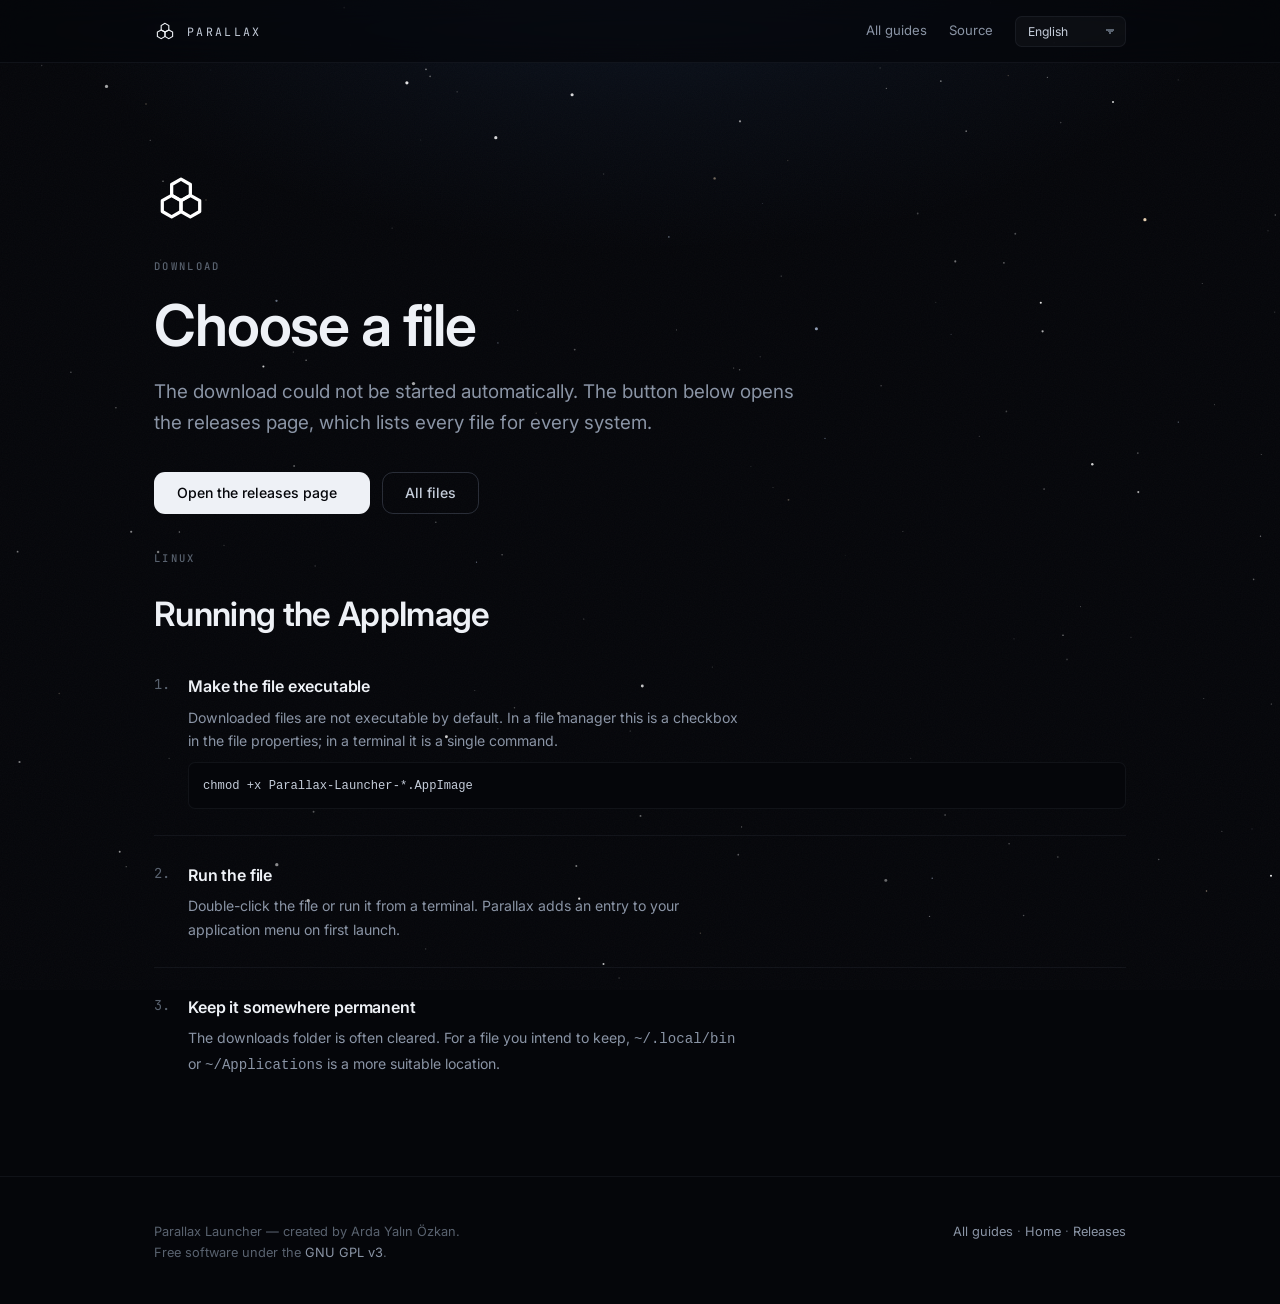
<file: install.html>
<!doctype html>
<html lang="en">

<head>
    <meta charset="utf-8">
    <meta name="viewport" content="width=device-width, initial-scale=1">
    <title>Your download is starting — Parallax Launcher</title>
    <meta name="description" content="The download has begun. What to do with the file once it has finished.">
    <meta name="theme-color" content="#05060A">
    <link rel="icon" href="favicon.svg" type="image/svg+xml">
    <link rel="alternate icon" href="favicon.ico" sizes="any">
    <link rel="apple-touch-icon" href="apple-touch-icon.png" sizes="180x180">
    <link rel="preconnect" href="https://fonts.googleapis.com">
    <link rel="preconnect" href="https://fonts.gstatic.com" crossorigin>
    <link rel="stylesheet"
        href="https://fonts.googleapis.com/css2?family=Inter:wght@400;500;600&family=JetBrains+Mono:wght@400;500&display=swap">
    <link rel="stylesheet" href="style.css?v=20260826d">
</head>

<body>
    <div class="sky" aria-hidden="true">
        <div class="sky__layer sky__haze"></div>
        <div class="sky__layer" id="skyFar"></div>
        <div class="sky__layer" id="skyNear"></div>
        <div class="sky__grain" id="skyGrain"></div>
    </div>

    <div class="page">
        <header class="top">
            <div class="wrap top__in">
                <a class="brand" href="https://parallaxlauncher.com/">
                    <svg viewBox="0 0 100 100" fill="none" aria-hidden="true">
                        <path d="M50.00 15.00 L32.68 25.00 L32.68 45.00 L50.00 55.00 L67.32 45.00 L67.32 25.00 Z" stroke="#EEF1F6" stroke-width="5" />
                        <path d="M32.68 45.00 L15.36 55.00 L15.36 75.00 L32.68 85.00 L50.00 75.00 L50.00 55.00 Z" stroke="#EEF1F6" stroke-width="5" />
                        <path d="M67.32 45.00 L50.00 55.00 L50.00 75.00 L67.32 85.00 L84.64 75.00 L84.64 55.00 Z" stroke="#EEF1F6" stroke-width="5" />
                    </svg>
                    <span>Parallax</span>
                </a>
                <nav class="top__links">
                    <a href="./" data-i18n="NAV_GUIDES">All guides</a>
                    <a href="https://github.com/ArdaYalinOzkan/parallax-launcher" data-i18n="NAV_SOURCE">Source</a>
                    <span class="langpick__slot" data-lang-mount></span>
                </nav>
            </div>
        </header>

        <main>
            <section class="hero wrap" style="padding-block-end: clamp(26px, 4vh, 44px);">
                <svg class="hero__mark rise rise--1" viewBox="0 0 100 100" fill="none" aria-hidden="true">
                    <g stroke="#FFFFFF" stroke-width="6" stroke-linejoin="round">
                        <path d="M50.00 15.00 L32.68 25.00 L32.68 45.00 L50.00 55.00 L67.32 45.00 L67.32 25.00 Z"/>
                        <path d="M32.68 45.00 L15.36 55.00 L15.36 75.00 L32.68 85.00 L50.00 75.00 L50.00 55.00 Z"/>
                        <path d="M67.32 45.00 L50.00 55.00 L50.00 75.00 L67.32 85.00 L84.64 75.00 L84.64 55.00 Z"/>
                    </g>
                </svg>
                <span class="label rise rise--1" id="dlEyebrow" data-i18n="INS_LBL">Download</span>
                <h1 class="rise rise--2" style="max-width: 16ch;" id="dlHeading" data-i18n="INS_H1">Your download is starting</h1>
                <p class="lede rise rise--3" style="max-width: 56ch;" id="dlLede" data-i18n="INS_LEDE">
                    If the download does not begin automatically, use the link below. The
                    installation steps for your system follow.
                </p>

                <div class="hero__actions rise rise--4">
                    <a class="btn btn--primary" id="dlManual" href="https://github.com/ArdaYalinOzkan/parallax-launcher/releases/latest">
                        <span id="dlManualLabel" data-i18n="INS_MANUAL">Download manually</span>
                        <span class="btn__meta" id="dlManualMeta"></span>
                    </a>
                    <a class="btn btn--ghost" href="https://parallaxlauncher.com/#get" data-i18n="INS_ALLFILES">All files</a>
                </div>
            </section>

            <!-- Only the panel for the system the visitor is on is shown;
                 the others are here for anyone who arrives by link. -->
            <section class="wrap" style="padding-block-start: 0;" id="stepsSection">
                <div id="stepsWindows" class="platform-steps hidden">
                    <span class="label" data-i18n="INS_WIN_LBL">Windows</span>
                    <h2 data-i18n="INS_WIN_H2">Running the installer</h2>
                    <ol class="steps">
                        <li class="step" style="grid-template-columns: 1fr;">
                            <div class="step__body">
                                <span class="step__n">1.</span>
                                <h3 data-i18n="INS_W1_H">Open the downloaded file</h3>
                                <p data-i18n="INS_W1_P_html">
                                    The file is named <code>Parallax-Launcher-Setup.exe</code>
                                    and is usually in your downloads folder.
                                </p>
                            </div>
                        </li>
                        <li class="step" style="grid-template-columns: 1fr;">
                            <div class="step__body">
                                <span class="step__n">2.</span>
                                <h3 data-i18n="INS_W2_H">Allow it to run</h3>
                                <p data-i18n="INS_W2_P_html">
                                    Windows previously blocked this file with a security warning
                                    and no longer does, so in most cases nothing further is
                                    required. <a href="windows.html">If a warning does
                                    appear</a>.
                                </p>
                            </div>
                        </li>
                        <li class="step" style="grid-template-columns: 1fr;">
                            <div class="step__body">
                                <span class="step__n">3.</span>
                                <h3 data-i18n="INS_W3_H">Choose the installation location</h3>
                                <p data-i18n="INS_W3_P">
                                    The installer asks where to install the program and creates
                                    the shortcuts. Parallax is installed for your user account
                                    only and does not require an administrator password.
                                </p>
                            </div>
                        </li>
                    </ol>
                </div>

                <div id="stepsLinux" class="platform-steps hidden">
                    <span class="label" data-i18n="INS_LNX_LBL">Linux</span>
                    <h2 data-i18n="INS_LNX_H2">Running the AppImage</h2>
                    <ol class="steps">
                        <li class="step" style="grid-template-columns: 1fr;">
                            <div class="step__body">
                                <span class="step__n">1.</span>
                                <h3 data-i18n="INS_L1_H">Make the file executable</h3>
                                <p data-i18n="INS_L1_P_html">
                                    Downloaded files are not executable by default. In a file
                                    manager this is a checkbox in the file properties; in a
                                    terminal it is a single command.
                                </p>
<pre style="margin-top: 10px;"><code>chmod +x Parallax-Launcher-*.AppImage</code></pre>
                            </div>
                        </li>
                        <li class="step" style="grid-template-columns: 1fr;">
                            <div class="step__body">
                                <span class="step__n">2.</span>
                                <h3 data-i18n="INS_L2_H">Run the file</h3>
                                <p data-i18n="INS_L2_P">
                                    Double-click the file or run it from a terminal. Parallax
                                    adds an entry to your application menu on first launch.
                                </p>
                            </div>
                        </li>
                        <li class="step" style="grid-template-columns: 1fr;">
                            <div class="step__body">
                                <span class="step__n">3.</span>
                                <h3 data-i18n="INS_L3_H">Keep it somewhere permanent</h3>
                                <p data-i18n="INS_L3_P_html">
                                    The downloads folder is often cleared. For a file you intend
                                    to keep, <code>~/.local/bin</code> or
                                    <code>~/Applications</code> is a more suitable location.
                                </p>
                            </div>
                        </li>
                    </ol>
                </div>
            </section>
        </main>

        <footer class="foot">
            <div class="wrap foot__in">
                <div data-i18n="FOOT_BY_html">
                    Parallax Launcher — created by Arda Yalın Özkan.<br>
                    Free software under the
                    <a href="https://github.com/ArdaYalinOzkan/parallax-launcher/blob/main/LICENSE">GNU GPL v3</a>.
                </div>
                <div>
                    <a href="./" data-i18n="FOOT_GUIDES">All guides</a> ·
                    <a href="https://parallaxlauncher.com/" data-i18n="FOOT_HOME">Home</a> ·
                    <a href="https://github.com/ArdaYalinOzkan/parallax-launcher/releases" data-i18n="FOOT_RELEASES">Releases</a>
                </div>
            </div>
        </footer>
    </div>

    <script src="i18n.js?v=20260826d"></script>
    <script src="site.js?v=20260826d"></script>
    <script src="install.js?v=20260826d"></script>
</body>

</html>
</file>
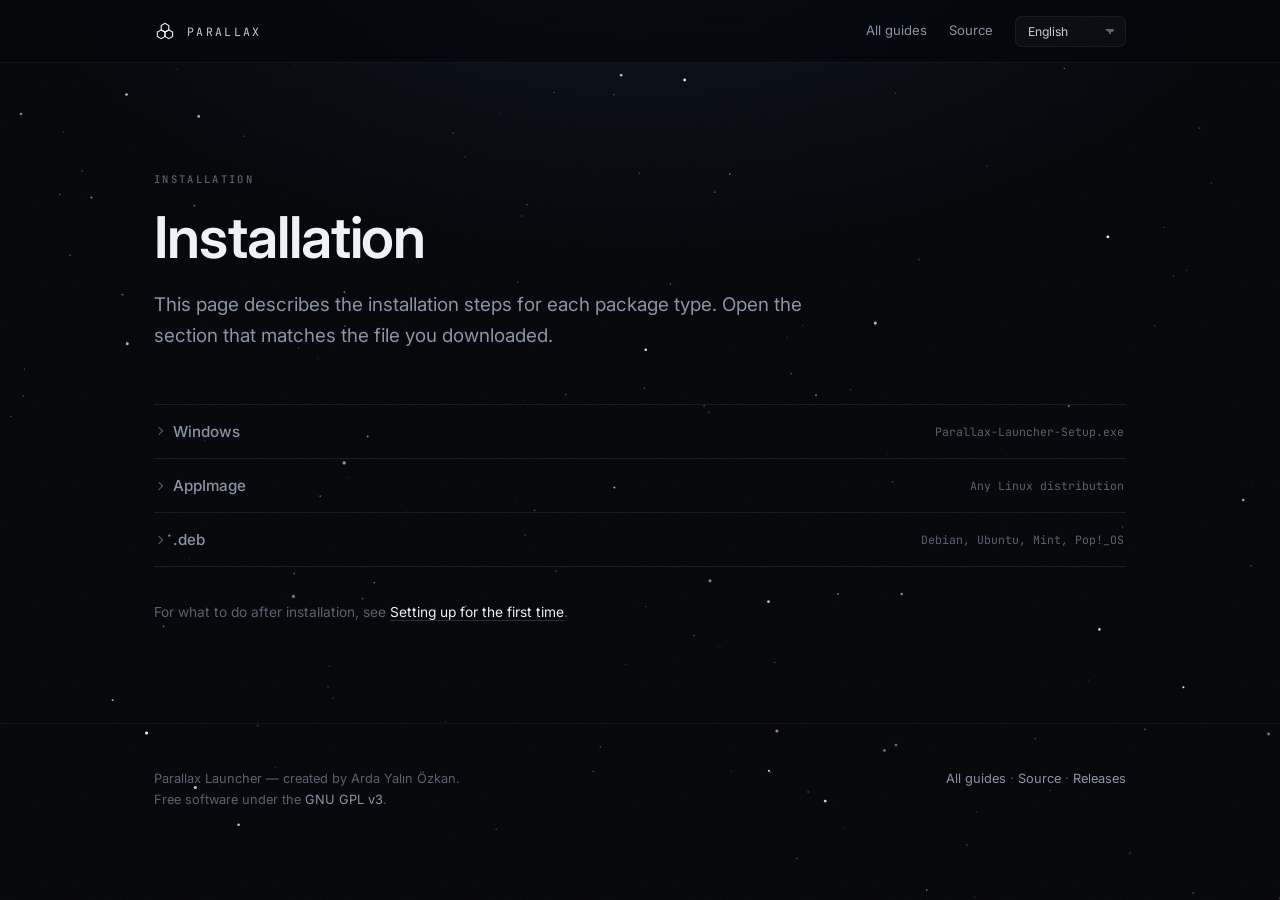
<file: installing.html>
<!doctype html>
<html lang="en">

<head>
    <meta charset="utf-8">
    <meta name="viewport" content="width=device-width, initial-scale=1">
    <title>Installation — Parallax Launcher</title>
    <meta name="description" content="How to install Parallax Launcher from the AppImage, the .deb package or the Windows installer, and how to remove it.">
    <meta name="theme-color" content="#05060A">
    <link rel="icon" href="favicon.svg" type="image/svg+xml">
    <link rel="alternate icon" href="favicon.ico" sizes="any">
    <link rel="apple-touch-icon" href="apple-touch-icon.png" sizes="180x180">
    <link rel="preconnect" href="https://fonts.googleapis.com">
    <link rel="preconnect" href="https://fonts.gstatic.com" crossorigin>
    <link rel="stylesheet"
        href="https://fonts.googleapis.com/css2?family=Inter:wght@400;500;600&family=JetBrains+Mono:wght@400;500&display=swap">
    <link rel="stylesheet" href="style.css?v=20260826d">
</head>

<body>
    <div class="sky" aria-hidden="true">
        <div class="sky__layer sky__haze"></div>
        <div class="sky__layer" id="skyFar"></div>
        <div class="sky__layer" id="skyNear"></div>
        <div class="sky__grain" id="skyGrain"></div>
    </div>

    <div class="page">
        <header class="top">
            <div class="wrap top__in">
                <a class="brand" href="https://parallaxlauncher.com/">
                    <svg viewBox="0 0 100 100" fill="none" aria-hidden="true">
                        <path d="M50.00 15.00 L32.68 25.00 L32.68 45.00 L50.00 55.00 L67.32 45.00 L67.32 25.00 Z" stroke="#EEF1F6" stroke-width="5" />
                        <path d="M32.68 45.00 L15.36 55.00 L15.36 75.00 L32.68 85.00 L50.00 75.00 L50.00 55.00 Z" stroke="#EEF1F6" stroke-width="5" />
                        <path d="M67.32 45.00 L50.00 55.00 L50.00 75.00 L67.32 85.00 L84.64 75.00 L84.64 55.00 Z" stroke="#EEF1F6" stroke-width="5" />
                    </svg>
                    <span>Parallax</span>
                </a>
                <nav class="top__links">
                    <a href="index.html" data-i18n="NAV_GUIDES">All guides</a>
                    <a href="https://github.com/ArdaYalinOzkan/parallax-launcher" data-i18n="NAV_SOURCE">Source</a>
                    <span class="langpick__slot" data-lang-mount></span>
                </nav>
            </div>
        </header>

        <main>
            <section class="hero wrap" style="padding-block-end: clamp(20px, 3vh, 32px);">
                <p class="label rise rise--1" data-i18n="SET_KICKER">Installation</p>
                <h1 class="rise rise--2" style="max-width: 17ch;" data-i18n="SET_H1">Installation</h1>
                <p class="lede rise rise--3" style="max-width: 58ch;" data-i18n="SET_LEDE">
                    This page describes the installation steps for each package type. Open the
                    section that matches the file you downloaded.
                </p>
            </section>

            <section class="wrap" style="padding-block-start: 0;">

                <div class="drawers">
                    <details class="drawer" id="d-windows">
                        <summary>
                            <span class="drawer__title" data-i18n="SET_WIN_T">Windows</span>
                            <span class="drawer__hint" data-i18n="SET_WIN_HINT">Parallax-Launcher-Setup.exe</span>
                        </summary>
                        <div class="drawer__body">
                            <ol class="steps">
                                <li class="step" style="grid-template-columns: 1fr;">
                                    <div class="step__body">
                                        <span class="step__n">1.</span>
                                        <h3 data-i18n="SET_WIN_1_H">Open the file</h3>
                                        <p data-i18n="SET_WIN_1_P_html">
                                            The file is in your downloads folder and is named
                                            <code>Parallax-Launcher-Setup-3.7.0.exe</code> or
                                            similar. Double-click it to start the installer.
                                        </p>
                                    </div>
                                </li>
                                <li class="step" style="grid-template-columns: 1fr;">
                                    <div class="step__body">
                                        <span class="step__n">2.</span>
                                        <h3 data-i18n="SET_WIN_2_H">Allow it to run</h3>
                                        <p data-i18n="SET_WIN_2_P_html">
                                            Windows previously blocked this file with a security
                                            warning. It no longer does, so in most cases nothing
                                            further is required. If a warning does appear, see
                                            <a href="windows.html">Windows security
                                            warnings</a>.
                                        </p>
                                    </div>
                                </li>
                                <li class="step" style="grid-template-columns: 1fr;">
                                    <div class="step__body">
                                        <span class="step__n">3.</span>
                                        <h3 data-i18n="SET_WIN_3_H">Choose the installation location</h3>
                                        <p data-i18n="SET_WIN_3_P">
                                            You select where the program is installed. Parallax
                                            is installed for your user account only and does not
                                            require an administrator password. When installation
                                            is complete, Parallax appears in the Start menu.
                                        </p>
                                    </div>
                                </li>
                            </ol>
                            <p class="note" data-i18n="SET_WIN_NOTE">
                                Later updates are delivered through the program itself. Parallax
                                checks for new versions and notifies you when one is available.
                            </p>
                        </div>
                    </details>

                    <details class="drawer" id="d-appimage">
                        <summary>
                            <span class="drawer__title" data-i18n="SET_APP_T">AppImage</span>
                            <span class="drawer__hint" data-i18n="SET_APP_HINT">Any Linux distribution</span>
                        </summary>
                        <div class="drawer__body">
                            <p data-i18n="SET_APP_INTRO">
                                An AppImage contains the entire program in a single file.
                                Nothing is installed and no files are placed elsewhere on the
                                system. You keep the file wherever you prefer and delete it when
                                it is no longer needed.
                            </p>

                            <ol class="steps">
                                <li class="step" style="grid-template-columns: 1fr;">
                                    <div class="step__body">
                                        <span class="step__n">1.</span>
                                        <h3 data-i18n="SET_APP_1_H">Move the file to a permanent location</h3>
                                        <p data-i18n="SET_APP_1_P_html">
                                            The downloads folder is often cleared. For a file
                                            you intend to keep, <code>~/.local/bin</code> or
                                            <code>~/Applications</code> is a more suitable
                                            location.
                                        </p>
                                    </div>
                                </li>
                                <li class="step" style="grid-template-columns: 1fr;">
                                    <div class="step__body">
                                        <span class="step__n">2.</span>
                                        <h3 data-i18n="SET_APP_2_H">Make the file executable</h3>
                                        <p data-i18n="SET_APP_2_P">
                                            Linux does not allow a newly downloaded file to run
                                            until you permit it. In a file manager this is a
                                            checkbox in the file properties. In a terminal it is
                                            a single command:
                                        </p>
                                        <div class="snippet">
                                            <button class="snippet__copy" type="button" data-copy data-i18n="COPY">Copy</button>
                                            <pre><code>chmod +x Parallax-Launcher.AppImage</code></pre>
                                        </div>
                                    </div>
                                </li>
                                <li class="step" style="grid-template-columns: 1fr;">
                                    <div class="step__body">
                                        <span class="step__n">3.</span>
                                        <h3 data-i18n="SET_APP_3_H">Run the file</h3>
                                        <p data-i18n="SET_APP_3_P">
                                            Double-click the file or run it from a terminal. On
                                            first launch Parallax adds an entry to your
                                            application menu, and you can start it from there
                                            afterwards.
                                        </p>
                                    </div>
                                </li>
                            </ol>
                            <p class="note" data-i18n="SET_APP_NOTE_html">
                                Updates: Parallax replaces its own file in place. If the program
                                does not start after an update, see <a
                                href="trouble.html">Troubleshooting</a>.
                            </p>
                        </div>
                    </details>

                    <details class="drawer" id="d-deb">
                        <summary>
                            <span class="drawer__title" data-i18n="SET_DEB_T">.deb</span>
                            <span class="drawer__hint" data-i18n="SET_DEB_HINT">Debian, Ubuntu, Mint, Pop!_OS</span>
                        </summary>
                        <div class="drawer__body">
                            <p data-i18n="SET_DEB_INTRO">
                                There are two options. Installing the file gives you the
                                program. Adding the repository gives you the program and all
                                subsequent updates through the same system that updates the rest
                                of your software.
                            </p>

                            <h3 style="margin-top: 26px;" data-i18n="SET_DEB_A_H">Installing the file only</h3>
                            <p data-i18n="SET_DEB_A_P">Double-click the file, or run:</p>
                            <div class="snippet">
                                <button class="snippet__copy" type="button" data-copy data-i18n="COPY">Copy</button>
                                <pre><code>sudo apt install ./parallax-launcher_3.6.0_amd64.deb</code></pre>
                            </div>
                            <p class="note" data-i18n="SET_DEB_A_NOTE">
                                With this method updates are not delivered automatically.
                                Parallax notifies you when a new version is available, and you
                                download the next file yourself.
                            </p>

                            <h3 style="margin-top: 30px;" data-i18n="SET_DEB_B_H">Adding the repository</h3>
                            <p data-i18n="SET_DEB_B_P">
                                Three commands, run once. Parallax is then updated together with
                                your other software whenever you upgrade the system.
                            </p>
                            <div class="snippet">
                                <button class="snippet__copy" type="button" data-copy data-i18n="COPY">Copy</button>
                                <pre><code>curl -fsSL https://apt.parallaxlauncher.com/key.gpg | sudo gpg --dearmor -o /usr/share/keyrings/parallax.gpg
echo "deb [signed-by=/usr/share/keyrings/parallax.gpg] https://apt.parallaxlauncher.com stable main" | sudo tee /etc/apt/sources.list.d/parallax.list
sudo apt update && sudo apt install parallax-launcher</code></pre>
                            </div>
                            <p class="note" data-i18n="SET_DEB_B_NOTE">
                                The key allows your system to verify that an update genuinely
                                comes from this project. Without it, apt refuses the repository.
                            </p>
                        </div>
                    </details>
                </div>

                <p style="margin-top: 34px; font-size: .86rem; color: var(--star-faint);" data-i18n="SET_NEXT_html">
                    For what to do after installation, see <a href="first-run.html">Setting up
                    for the first time</a>.
                </p>
            </section>
        </main>

        <footer class="foot">
            <div class="wrap foot__in">
                <div data-i18n="FOOT_BY_html">
                    Parallax Launcher — created by Arda Yalın Özkan.<br>
                    Free software under the
                    <a href="https://github.com/ArdaYalinOzkan/parallax-launcher/blob/main/LICENSE">GNU GPL v3</a>.
                </div>
                <div>
                    <a href="index.html" data-i18n="FOOT_GUIDES">All guides</a> ·
                    <a href="https://github.com/ArdaYalinOzkan/parallax-launcher" data-i18n="FOOT_SOURCE">Source</a> ·
                    <a href="https://github.com/ArdaYalinOzkan/parallax-launcher/releases" data-i18n="FOOT_RELEASES">Releases</a>
                </div>
            </div>
        </footer>
    </div>

    <script src="i18n.js?v=20260826d"></script>
    <script src="site.js?v=20260826d"></script>
    <script src="help.js?v=20260826d"></script>
</body>

</html>
</file>
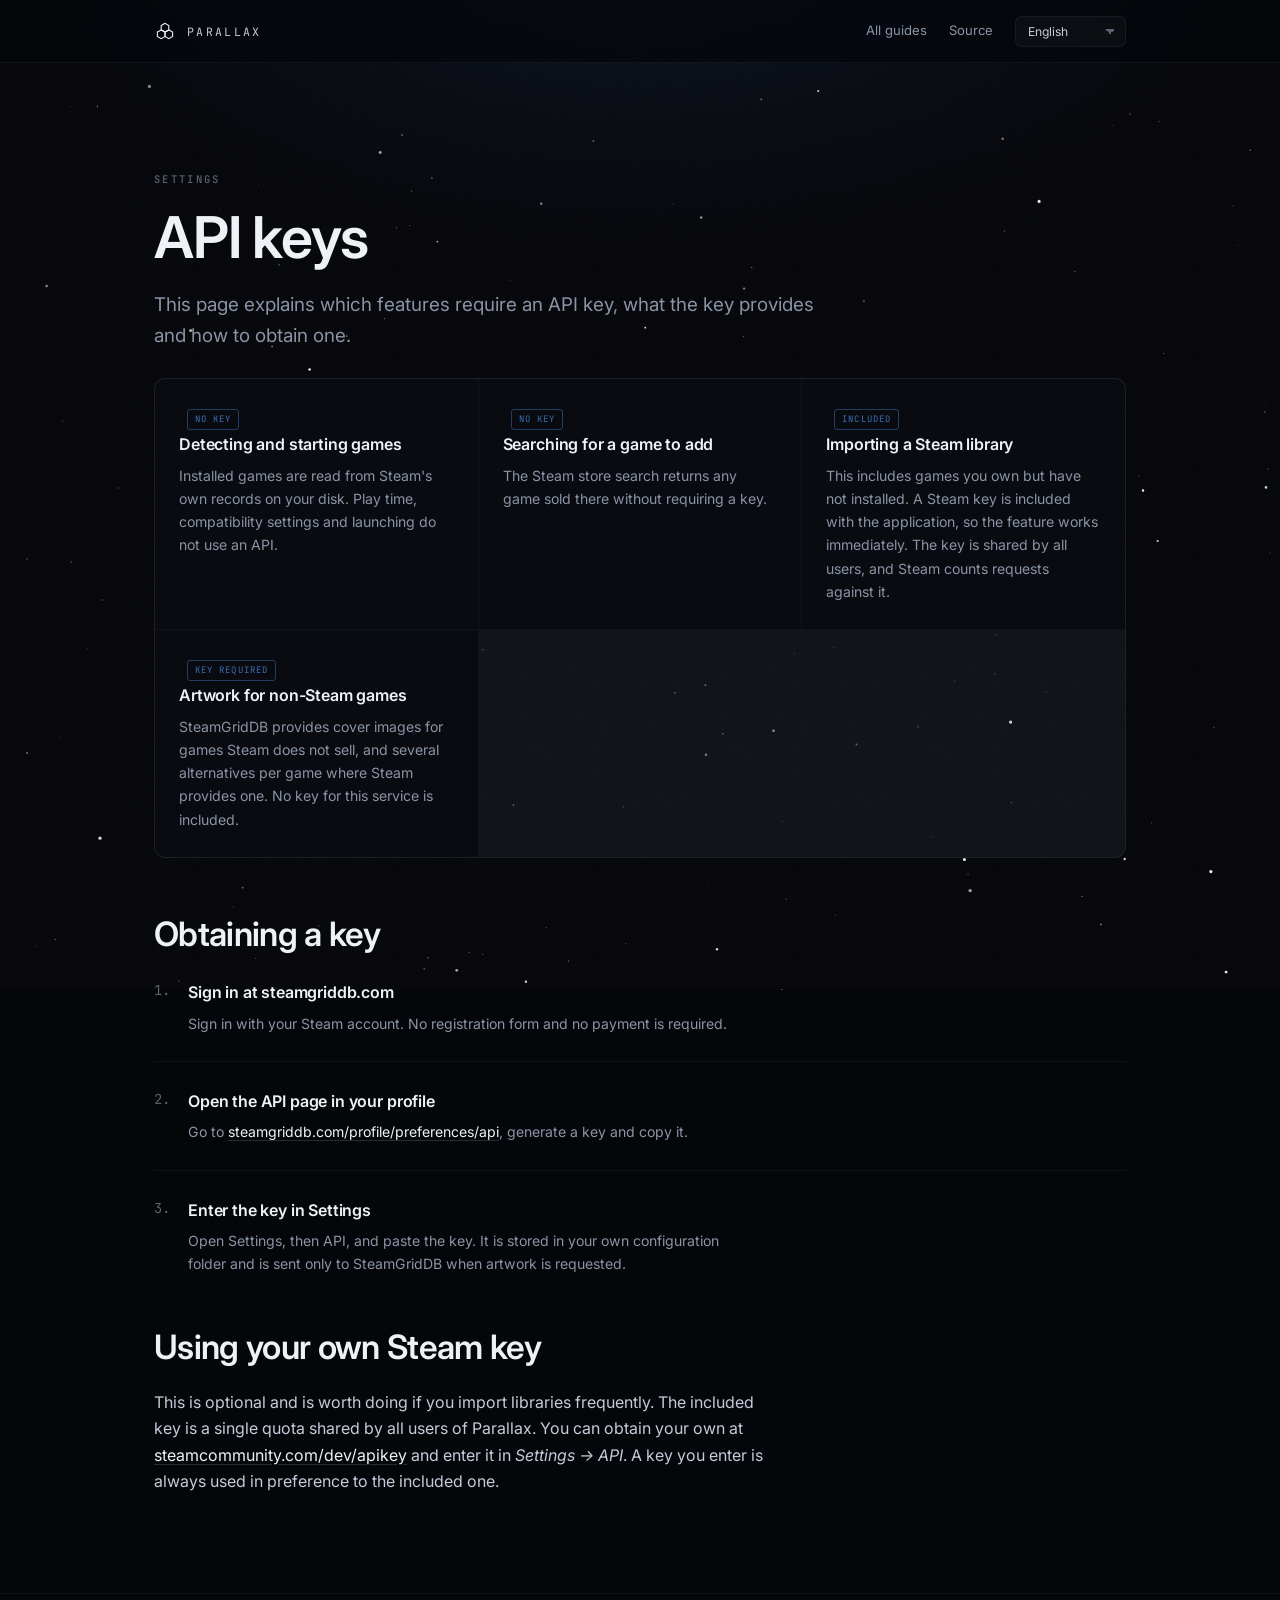
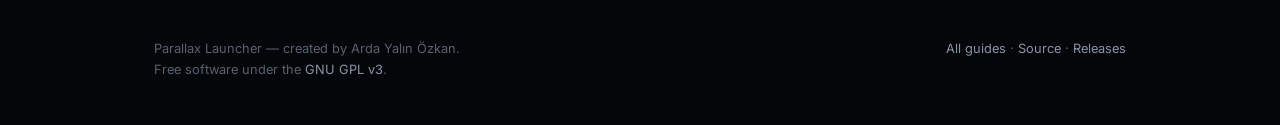
<file: keys.html>
<!doctype html>
<html lang="en">

<head>
    <meta charset="utf-8">
    <meta name="viewport" content="width=device-width, initial-scale=1">
    <title>API keys — Parallax Launcher</title>
    <meta name="description" content="Which features require an API key, which are included, and how to obtain a SteamGridDB key and enter it.">
    <meta name="theme-color" content="#05060A">
    <link rel="icon" href="favicon.svg" type="image/svg+xml">
    <link rel="alternate icon" href="favicon.ico" sizes="any">
    <link rel="apple-touch-icon" href="apple-touch-icon.png" sizes="180x180">
    <link rel="preconnect" href="https://fonts.googleapis.com">
    <link rel="preconnect" href="https://fonts.gstatic.com" crossorigin>
    <link rel="stylesheet"
        href="https://fonts.googleapis.com/css2?family=Inter:wght@400;500;600&family=JetBrains+Mono:wght@400;500&display=swap">
    <link rel="stylesheet" href="style.css?v=20260826d">
</head>

<body>
    <div class="sky" aria-hidden="true">
        <div class="sky__layer sky__haze"></div>
        <div class="sky__layer" id="skyFar"></div>
        <div class="sky__layer" id="skyNear"></div>
        <div class="sky__grain" id="skyGrain"></div>
    </div>

    <div class="page">
        <header class="top">
            <div class="wrap top__in">
                <a class="brand" href="https://parallaxlauncher.com/">
                    <svg viewBox="0 0 100 100" fill="none" aria-hidden="true">
                        <path d="M50.00 15.00 L32.68 25.00 L32.68 45.00 L50.00 55.00 L67.32 45.00 L67.32 25.00 Z" stroke="#EEF1F6" stroke-width="5" />
                        <path d="M32.68 45.00 L15.36 55.00 L15.36 75.00 L32.68 85.00 L50.00 75.00 L50.00 55.00 Z" stroke="#EEF1F6" stroke-width="5" />
                        <path d="M67.32 45.00 L50.00 55.00 L50.00 75.00 L67.32 85.00 L84.64 75.00 L84.64 55.00 Z" stroke="#EEF1F6" stroke-width="5" />
                    </svg>
                    <span>Parallax</span>
                </a>
                <nav class="top__links">
                    <a href="index.html" data-i18n="NAV_GUIDES">All guides</a>
                    <a href="https://github.com/ArdaYalinOzkan/parallax-launcher" data-i18n="NAV_SOURCE">Source</a>
                    <span class="langpick__slot" data-lang-mount></span>
                </nav>
            </div>
        </header>

        <main>
            <section class="hero wrap" style="padding-block-end: clamp(20px, 3vh, 32px);">
                <p class="label rise rise--1" data-i18n="KEY_KICKER">Settings</p>
                <h1 class="rise rise--2" style="max-width: 18ch;" data-i18n="KEY_H1">API keys</h1>
                <p class="lede rise rise--3" style="max-width: 58ch;" data-i18n="KEY_LEDE">
                    This page explains which features require an API key, what the key provides
                    and how to obtain one.
                </p>
            </section>

            <section class="wrap" style="padding-block-start: 0;">

                <div class="grid">
                    <div class="cell">
                        <span class="chip" data-i18n="KEY_NONE">No key required</span>
                        <h3 data-i18n="KEY_C1_H">Detecting and starting games</h3>
                        <p data-i18n="KEY_C1_P">
                            Installed games are read from Steam's own records on your disk. Play
                            time, compatibility settings and launching do not use an API.
                        </p>
                    </div>
                    <div class="cell">
                        <span class="chip" data-i18n="KEY_NONE">No key</span>
                        <h3 data-i18n="KEY_C2_H">Searching for a game to add</h3>
                        <p data-i18n="KEY_C2_P">
                            The Steam store search returns any game sold there without requiring
                            a key.
                        </p>
                    </div>
                    <div class="cell">
                        <span class="chip" data-i18n="KEY_BUILTIN">Included</span>
                        <h3 data-i18n="KEY_C3_H">Importing a Steam library</h3>
                        <p data-i18n="KEY_C3_P">
                            This includes games you own but have not installed. A Steam key is
                            included with the application, so the feature works immediately. The
                            key is shared by all users, and Steam counts requests against it.
                        </p>
                    </div>
                    <div class="cell">
                        <span class="chip" data-i18n="KEY_YOURS">Key required</span>
                        <h3 data-i18n="KEY_C4_H">Artwork for non-Steam games</h3>
                        <p data-i18n="KEY_C4_P">
                            SteamGridDB provides cover images for games Steam does not sell, and
                            several alternatives per game where Steam provides one. No key for
                            this service is included.
                        </p>
                    </div>
                </div>

                <h2 style="margin-top: 48px;" data-i18n="KEY_GET_H">Obtaining a key</h2>
                <ol class="steps" style="margin-top: 18px;">
                    <li class="step" style="grid-template-columns: 1fr;">
                        <div class="step__body">
                            <span class="step__n">1.</span>
                            <h3 data-i18n="KEY_1_H">Sign in at steamgriddb.com</h3>
                            <p data-i18n="KEY_1_P_html">
                                Sign in with your Steam account. No registration form and no
                                payment is required.
                            </p>
                        </div>
                    </li>
                    <li class="step" style="grid-template-columns: 1fr;">
                        <div class="step__body">
                            <span class="step__n">2.</span>
                            <h3 data-i18n="KEY_2_H">Open the API page in your profile</h3>
                            <p data-i18n="KEY_2_P_html">
                                Go to <a
                                href="https://www.steamgriddb.com/profile/preferences/api">steamgriddb.com/profile/preferences/api</a>,
                                generate a key and copy it.
                            </p>
                        </div>
                    </li>
                    <li class="step" style="grid-template-columns: 1fr;">
                        <div class="step__body">
                            <span class="step__n">3.</span>
                            <h3 data-i18n="KEY_3_H">Enter the key in Settings</h3>
                            <p data-i18n="KEY_3_P">
                                Open Settings, then API, and paste the key. It is stored in your
                                own configuration folder and is sent only to SteamGridDB when
                                artwork is requested.
                            </p>
                        </div>
                    </li>
                </ol>

                <h2 style="margin-top: 44px;" data-i18n="KEY_STEAM_H">Using your own Steam key</h2>
                <p style="max-width: 62ch;" data-i18n="KEY_STEAM_P_html">
                    This is optional and is worth doing if you import libraries frequently. The
                    included key is a single quota shared by all users of Parallax. You can
                    obtain your own at <a
                    href="https://steamcommunity.com/dev/apikey">steamcommunity.com/dev/apikey</a>
                    and enter it in <em>Settings → API</em>. A key you enter is always used in
                    preference to the included one.
                </p>
            </section>
        </main>

        <footer class="foot">
            <div class="wrap foot__in">
                <div data-i18n="FOOT_BY_html">
                    Parallax Launcher — created by Arda Yalın Özkan.<br>
                    Free software under the
                    <a href="https://github.com/ArdaYalinOzkan/parallax-launcher/blob/main/LICENSE">GNU GPL v3</a>.
                </div>
                <div>
                    <a href="index.html" data-i18n="FOOT_GUIDES">All guides</a> ·
                    <a href="https://github.com/ArdaYalinOzkan/parallax-launcher" data-i18n="FOOT_SOURCE">Source</a> ·
                    <a href="https://github.com/ArdaYalinOzkan/parallax-launcher/releases" data-i18n="FOOT_RELEASES">Releases</a>
                </div>
            </div>
        </footer>
    </div>

    <script src="i18n.js?v=20260826d"></script>
    <script src="site.js?v=20260826d"></script>
    <script src="help.js?v=20260826d"></script>
</body>

</html>
</file>
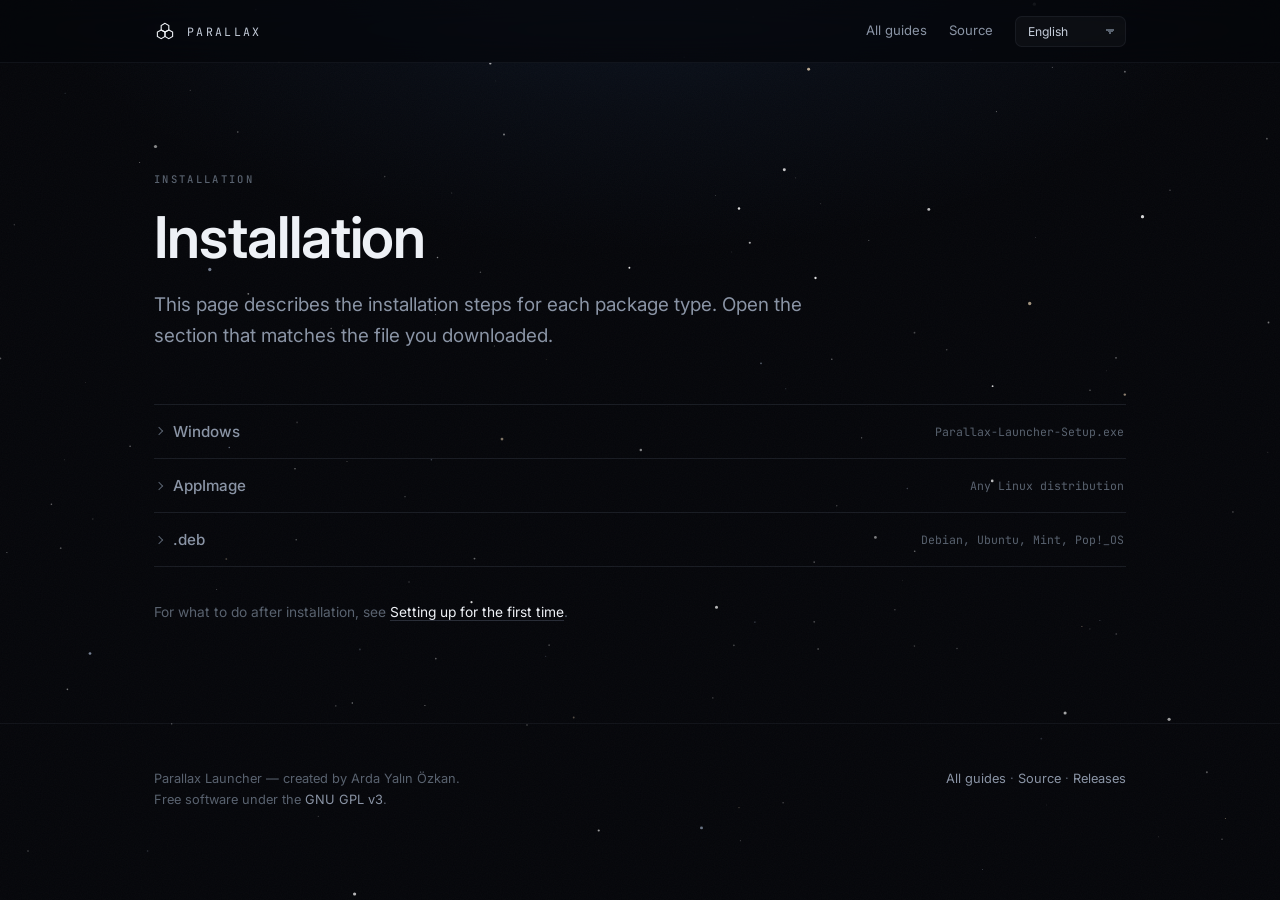
<file: setup.html>
<!doctype html>
<html lang="en">

<head>
    <meta charset="utf-8">
    <meta name="viewport" content="width=device-width, initial-scale=1">
    <title>Installing it — Parallax Launcher</title>
    <meta name="description" content="What to do with the file you downloaded — for Windows, the AppImage and the .deb.">
    <meta name="theme-color" content="#05060A">
    <link rel="icon" href="favicon.svg" type="image/svg+xml">
    <link rel="alternate icon" href="favicon.ico" sizes="any">
    <link rel="apple-touch-icon" href="apple-touch-icon.png" sizes="180x180">
    <link rel="preconnect" href="https://fonts.googleapis.com">
    <link rel="preconnect" href="https://fonts.gstatic.com" crossorigin>
    <link rel="stylesheet"
        href="https://fonts.googleapis.com/css2?family=Inter:wght@400;500;600&family=JetBrains+Mono:wght@400;500&display=swap">
    <link rel="stylesheet" href="style.css">
</head>

<body>
    <div class="sky" aria-hidden="true">
        <div class="sky__layer sky__haze"></div>
        <div class="sky__layer" id="skyFar"></div>
        <div class="sky__layer" id="skyNear"></div>
        <div class="sky__grain" id="skyGrain"></div>
    </div>

    <div class="page">
        <header class="top">
            <div class="wrap top__in">
                <a class="brand" href="index.html">
                    <svg viewBox="0 0 100 100" fill="none" aria-hidden="true">
                        <path d="M50.00 15.00 L32.68 25.00 L32.68 45.00 L50.00 55.00 L67.32 45.00 L67.32 25.00 Z" stroke="#EEF1F6" stroke-width="5" />
                        <path d="M32.68 45.00 L15.36 55.00 L15.36 75.00 L32.68 85.00 L50.00 75.00 L50.00 55.00 Z" stroke="#EEF1F6" stroke-width="5" />
                        <path d="M67.32 45.00 L50.00 55.00 L50.00 75.00 L67.32 85.00 L84.64 75.00 L84.64 55.00 Z" stroke="#EEF1F6" stroke-width="5" />
                    </svg>
                    <span>Parallax</span>
                </a>
                <nav class="top__links">
                    <a href="index.html" data-i18n="NAV_GUIDES">All guides</a>
                    <a href="https://github.com/ArdaYalinOzkan/parallax-launcher" data-i18n="NAV_SOURCE">Source</a>
                    <span class="langpick__slot" data-lang-mount></span>
                </nav>
            </div>
        </header>

        <main>
            <section class="hero wrap" style="padding-block-end: clamp(20px, 3vh, 32px);">
                <p class="label rise rise--1" data-i18n="SET_KICKER">Installing</p>
                <h1 class="rise rise--2" style="max-width: 17ch;" data-i18n="SET_H1">You have the file. Here is the rest.</h1>
                <p class="lede rise rise--3" style="max-width: 58ch;" data-i18n="SET_LEDE">
                    Installation steps for each package type. Open the section that matches the
                    file you downloaded.
                </p>
            </section>

            <section class="wrap" style="padding-block-start: 0;">

                <div class="drawers">
                    <!-- One at a time. The name attribute makes browsers do
                         this on their own; the script below covers the ones
                         that do not know it yet. -->
                    <details class="drawer" name="setup" id="d-windows">
                        <summary>
                            <span class="drawer__title" data-i18n="SET_WIN_T">Windows</span>
                            <span class="drawer__hint" data-i18n="SET_WIN_HINT">Parallax-Launcher-Setup.exe</span>
                        </summary>
                        <div class="drawer__body">
                            <ol class="steps">
                                <li class="step" style="grid-template-columns: 1fr;">
                                    <div class="step__body">
                                        <span class="step__n">1</span>
                                        <h3 data-i18n="SET_WIN_1_H">Open the file</h3>
                                        <p data-i18n="SET_WIN_1_P_html">It is in your Downloads folder, called something like
                                            <code>Parallax-Launcher-Setup-3.6.0.exe</code>. Double-click it.</p>
                                    </div>
                                </li>
                                <li class="step" style="grid-template-columns: 1fr;">
                                    <div class="step__body">
                                        <span class="step__n">2</span>
                                        <h3 data-i18n="SET_WIN_2_H">Let it run</h3>
                                        <p data-i18n="SET_WIN_2_P_html">Windows used to stop this with a blue box and no
                                            longer does, so in all likelihood nothing happens here at all.
                                            <a href="windows.html">If it does say something</a>.</p>
                                    </div>
                                </li>
                                <li class="step" style="grid-template-columns: 1fr;">
                                    <div class="step__body">
                                        <span class="step__n">3</span>
                                        <h3 data-i18n="SET_WIN_3_H">Choose where it goes</h3>
                                        <p data-i18n="SET_WIN_3_P">The installer asks, rather than deciding for you. It installs
                                            for your account only, so it needs no administrator password. When it finishes
                                            Parallax is in the Start menu.</p>
                                    </div>
                                </li>
                            </ol>
                            <p class="note" data-i18n="SET_WIN_NOTE">Updates arrive inside the app after this — it checks on its
                                own and offers them.</p>
                        </div>
                    </details>

                    <details class="drawer" name="setup" id="d-appimage">
                        <summary>
                            <span class="drawer__title" data-i18n="SET_APP_T">AppImage</span>
                            <span class="drawer__hint" data-i18n="SET_APP_HINT">Any Linux — nothing to install</span>
                        </summary>
                        <div class="drawer__body">
                            <p data-i18n="SET_APP_INTRO">An AppImage is the whole program in one file. Nothing is installed and
                                nothing is scattered around your system; you keep the file wherever you like and delete it when
                                you are done.</p>

                            <ol class="steps">
                                <li class="step" style="grid-template-columns: 1fr;">
                                    <div class="step__body">
                                        <span class="step__n">1</span>
                                        <h3 data-i18n="SET_APP_1_H">Put it somewhere it can stay</h3>
                                        <p data-i18n="SET_APP_1_P_html">Downloads is a folder people empty.
                                            <code>~/.local/bin</code> or <code>~/Applications</code> is a kinder home for
                                            something you intend to keep.</p>
                                    </div>
                                </li>
                                <li class="step" style="grid-template-columns: 1fr;">
                                    <div class="step__body">
                                        <span class="step__n">2</span>
                                        <h3 data-i18n="SET_APP_2_H">Allow it to run</h3>
                                        <p data-i18n="SET_APP_2_P">Linux does not let a freshly downloaded file execute until you
                                            say so. In a file manager this is a checkbox in Properties; in a terminal it is one
                                            line:</p>
                                        <div class="snippet">
                                            <button class="snippet__copy" type="button" data-copy data-i18n="COPY">Copy</button>
                                            <pre><code>chmod +x Parallax-Launcher.AppImage</code></pre>
                                        </div>
                                    </div>
                                </li>
                                <li class="step" style="grid-template-columns: 1fr;">
                                    <div class="step__body">
                                        <span class="step__n">3</span>
                                        <h3 data-i18n="SET_APP_3_H">Run it</h3>
                                        <p data-i18n="SET_APP_3_P">Double-click, or run it from the terminal. The first time it
                                            starts it adds itself to your application menu, so afterwards you can find it the
                                            way you find anything else.</p>
                                    </div>
                                </li>
                            </ol>
                            <p class="note" data-i18n="SET_APP_NOTE_html">Updates: Parallax replaces its own file in place. If it
                                ever will not start after an update, <a href="trouble.html">this is covered here</a>.</p>
                        </div>
                    </details>

                    <details class="drawer" name="setup" id="d-deb">
                        <summary>
                            <span class="drawer__title" data-i18n="SET_DEB_T">.deb</span>
                            <span class="drawer__hint" data-i18n="SET_DEB_HINT">Debian, Ubuntu, Mint, Pop!_OS</span>
                        </summary>
                        <div class="drawer__body">
                            <p data-i18n="SET_DEB_INTRO">Two ways. Installing the file gives you the program; adding the
                                repository gives you the program and every update after it, through the same system that
                                updates everything else on your machine.</p>

                            <h3 style="margin-top: 26px;" data-i18n="SET_DEB_A_H">The file on its own</h3>
                            <p data-i18n="SET_DEB_A_P">Double-click it, or:</p>
                            <div class="snippet">
                                <button class="snippet__copy" type="button" data-copy data-i18n="COPY">Copy</button>
                                <pre><code>sudo apt install ./parallax-launcher_3.6.0_amd64.deb</code></pre>
                            </div>
                            <p class="note" data-i18n="SET_DEB_A_NOTE">Installed this way, updates do not arrive on their own —
                                the app will tell you when there is one, and you download the next file yourself.</p>

                            <h3 style="margin-top: 30px;" data-i18n="SET_DEB_B_H">The repository, so updates keep coming</h3>
                            <p data-i18n="SET_DEB_B_P">Three lines, once. After this Parallax updates with everything else when
                                you run your usual upgrade.</p>
                            <div class="snippet">
                                <button class="snippet__copy" type="button" data-copy data-i18n="COPY">Copy</button>
                                <pre><code>curl -fsSL https://apt.parallaxlauncher.com/key.gpg | sudo gpg --dearmor -o /usr/share/keyrings/parallax.gpg
echo "deb [signed-by=/usr/share/keyrings/parallax.gpg] https://apt.parallaxlauncher.com stable main" | sudo tee /etc/apt/sources.list.d/parallax.list
sudo apt update && sudo apt install parallax-launcher</code></pre>
                            </div>
                            <p class="note" data-i18n="SET_DEB_B_NOTE">The key is what lets your system check that an update
                                really came from this project. Without it apt refuses the repository, which is the correct thing
                                for it to do.</p>
                        </div>
                    </details>
                </div>

                <p style="margin-top: 34px; font-size: .86rem; color: var(--star-faint);" data-i18n="SET_NEXT_html">
                    Installed and wondering what to do first? <a href="first-run.html">Start here</a>.
                </p>
            </section>
        </main>

        <footer class="foot">
            <div class="wrap foot__in">
                <div data-i18n="FOOT_BY_html">
                    Parallax Launcher — created by Arda Yalın Özkan.<br>
                    Free software under the
                    <a href="https://github.com/ArdaYalinOzkan/parallax-launcher/blob/main/LICENSE">GNU GPL v3</a>.
                </div>
                <div>
                    <a href="index.html" data-i18n="FOOT_GUIDES">All guides</a> ·
                    <a href="https://github.com/ArdaYalinOzkan/parallax-launcher" data-i18n="FOOT_SOURCE">Source</a> ·
                    <a href="https://github.com/ArdaYalinOzkan/parallax-launcher/releases" data-i18n="FOOT_RELEASES">Releases</a>
                </div>
            </div>
        </footer>
    </div>

    <script src="i18n.js"></script>
    <script src="site.js"></script>
    <script src="help.js"></script>
</body>

</html>
</file>
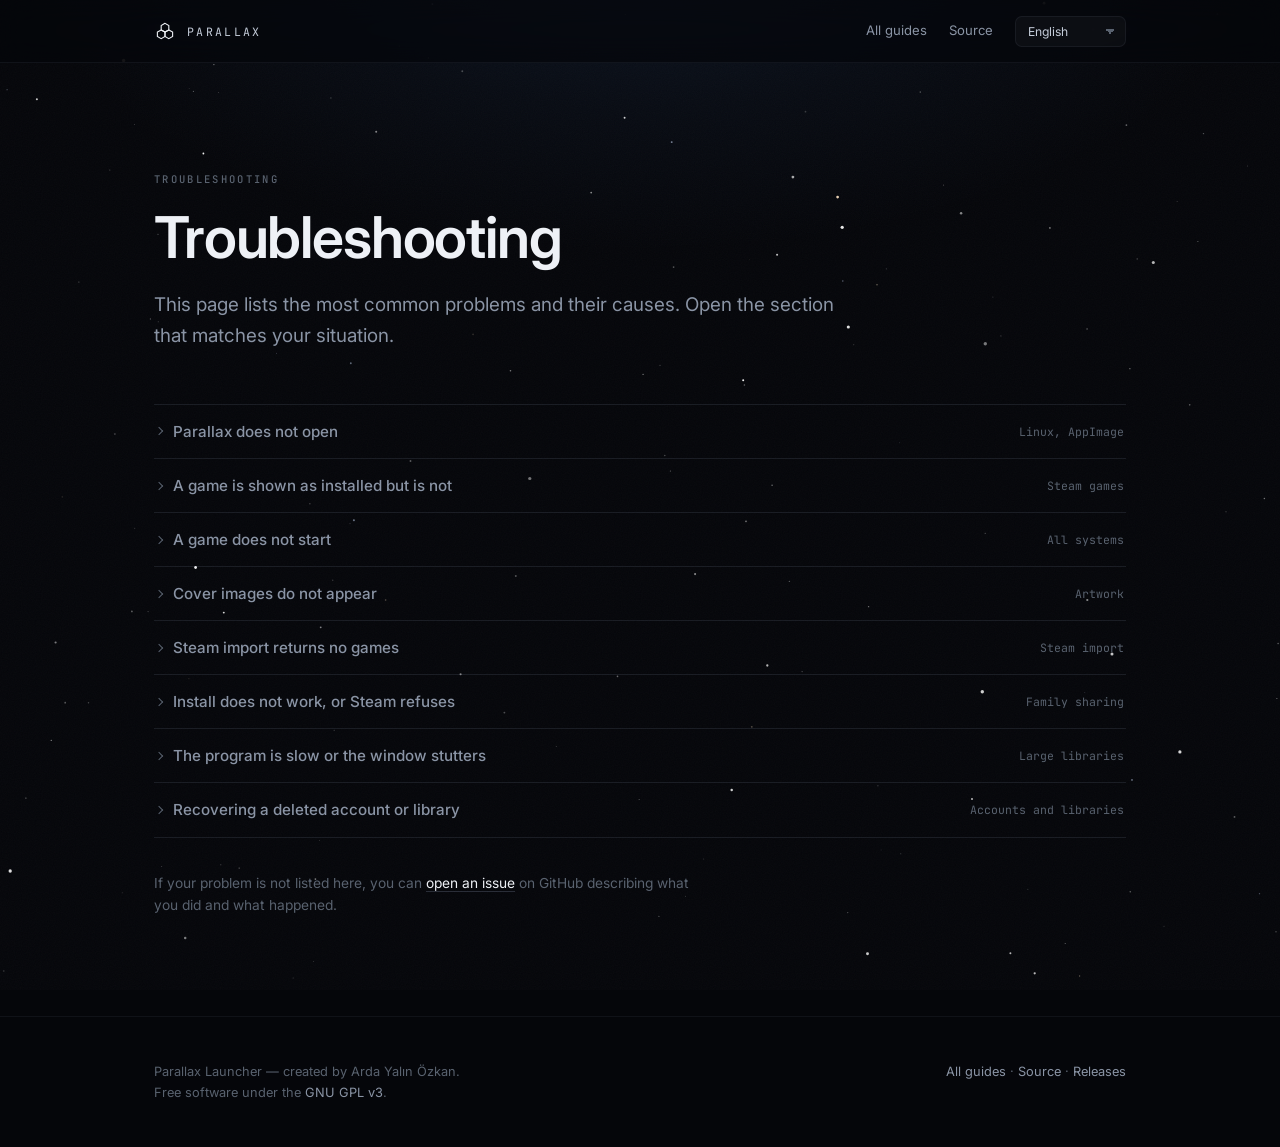
<file: trouble.html>
<!doctype html>
<html lang="en">

<head>
    <meta charset="utf-8">
    <meta name="viewport" content="width=device-width, initial-scale=1">
    <title>Troubleshooting — Parallax Launcher</title>
    <meta name="description" content="What to do when the application does not open, a game does not start, artwork does not appear, or a game is listed as installed when it is not.">
    <meta name="theme-color" content="#05060A">
    <link rel="icon" href="favicon.svg" type="image/svg+xml">
    <link rel="alternate icon" href="favicon.ico" sizes="any">
    <link rel="apple-touch-icon" href="apple-touch-icon.png" sizes="180x180">
    <link rel="preconnect" href="https://fonts.googleapis.com">
    <link rel="preconnect" href="https://fonts.gstatic.com" crossorigin>
    <link rel="stylesheet"
        href="https://fonts.googleapis.com/css2?family=Inter:wght@400;500;600&family=JetBrains+Mono:wght@400;500&display=swap">
    <link rel="stylesheet" href="style.css?v=20260826d">
</head>

<body>
    <div class="sky" aria-hidden="true">
        <div class="sky__layer sky__haze"></div>
        <div class="sky__layer" id="skyFar"></div>
        <div class="sky__layer" id="skyNear"></div>
        <div class="sky__grain" id="skyGrain"></div>
    </div>

    <div class="page">
        <header class="top">
            <div class="wrap top__in">
                <a class="brand" href="https://parallaxlauncher.com/">
                    <svg viewBox="0 0 100 100" fill="none" aria-hidden="true">
                        <path d="M50.00 15.00 L32.68 25.00 L32.68 45.00 L50.00 55.00 L67.32 45.00 L67.32 25.00 Z" stroke="#EEF1F6" stroke-width="5" />
                        <path d="M32.68 45.00 L15.36 55.00 L15.36 75.00 L32.68 85.00 L50.00 75.00 L50.00 55.00 Z" stroke="#EEF1F6" stroke-width="5" />
                        <path d="M67.32 45.00 L50.00 55.00 L50.00 75.00 L67.32 85.00 L84.64 75.00 L84.64 55.00 Z" stroke="#EEF1F6" stroke-width="5" />
                    </svg>
                    <span>Parallax</span>
                </a>
                <nav class="top__links">
                    <a href="index.html" data-i18n="NAV_GUIDES">All guides</a>
                    <a href="https://github.com/ArdaYalinOzkan/parallax-launcher" data-i18n="NAV_SOURCE">Source</a>
                    <span class="langpick__slot" data-lang-mount></span>
                </nav>
            </div>
        </header>

        <main>
            <section class="hero wrap" style="padding-block-end: clamp(20px, 3vh, 32px);">
                <p class="label rise rise--1" data-i18n="TRB_KICKER">Troubleshooting</p>
                <h1 class="rise rise--2" style="max-width: 17ch;" data-i18n="TRB_H1">Troubleshooting</h1>
                <p class="lede rise rise--3" style="max-width: 58ch;" data-i18n="TRB_LEDE">
                    This page lists the most common problems and their causes. Open the section
                    that matches your situation.
                </p>
            </section>

            <section class="wrap" style="padding-block-start: 0;">

                <div class="drawers">
                    <details class="drawer" id="t-nostart">
                        <summary>
                            <span class="drawer__title" data-i18n="TRB_A_T">Parallax does not open</span>
                            <span class="drawer__hint" data-i18n="TRB_A_HINT">Linux, AppImage</span>
                        </summary>
                        <div class="drawer__body">
                            <p data-i18n="TRB_A_P1">
                                There are two common causes, and both appear the same way:
                                nothing happens when the file is opened.
                            </p>
                            <p data-i18n="TRB_A_P2_html">
                                First, the file may not have permission to run. A downloaded
                                file is not executable until you allow it. See <a
                                href="installing.html#d-appimage">the AppImage installation
                                steps</a>.
                            </p>
                            <p data-i18n="TRB_A_P3">
                                Second, the application menu entry may point to a file that no
                                longer exists. An AppImage whose file name contains a version
                                number is renamed with each update, while the menu entry
                                continues to reference the previous name. Removing the outdated
                                entry and running the new file once resolves this permanently:
                            </p>
                            <div class="snippet">
                                <button class="snippet__copy" type="button" data-copy data-i18n="COPY">Copy</button>
                                <pre><code>rm ~/.local/share/applications/parallax-launcher.desktop</code></pre>
                            </div>
                            <p data-i18n="TRB_A_P4">
                                Then run the AppImage directly. It creates a correct menu entry.
                                Current releases no longer include the version number in the
                                file name for this reason.
                            </p>
                            <p data-i18n="TRB_A_P5_html">
                                If the program still does not start, run it from a terminal. The
                                error message shown there is useful and can be included in an <a
                                href="https://github.com/ArdaYalinOzkan/parallax-launcher/issues">issue
                                report</a>.
                            </p>
                        </div>
                    </details>

                    <details class="drawer" id="t-installed">
                        <summary>
                            <span class="drawer__title" data-i18n="TRB_B_T">A game is shown as installed but is not</span>
                            <span class="drawer__hint" data-i18n="TRB_B_HINT">Steam games</span>
                        </summary>
                        <div class="drawer__body">
                            <p data-i18n="TRB_B_P1">
                                When Steam uninstalls a game it removes its own record of it,
                                but the game folder often remains on disk. The folder may be
                                empty or contain only a configuration file, so the presence of a
                                folder is not a reliable indication that a game is installed.
                            </p>
                            <p data-i18n="TRB_B_P2_html">
                                Parallax now takes this information from Steam rather than from
                                the disk. Select <strong>Refresh library</strong> and incorrect
                                entries are corrected. The same applies in reverse: a game
                                installed while Parallax was closed is detected again.
                            </p>
                            <p data-i18n="TRB_B_P3">
                                A game with a pending update is still counted as installed,
                                because it is present on the disk and can be started.
                            </p>
                        </div>
                    </details>

                    <details class="drawer" id="t-launch">
                        <summary>
                            <span class="drawer__title" data-i18n="TRB_C_T">A game does not start</span>
                            <span class="drawer__hint" data-i18n="TRB_C_HINT">All systems</span>
                        </summary>
                        <div class="drawer__body">
                            <p data-i18n="TRB_C_P1_html">
                                For Steam games, Parallax passes the request to Steam, which
                                performs the launch. If the game fails to start, the failure
                                usually occurs in Steam and Steam reports the reason. Try
                                starting the game from Steam once.
                            </p>
                            <p data-i18n="TRB_C_P2_html">
                                For games added manually, the recorded location may point to the
                                wrong file. Where a folder contains several executable files,
                                Parallax selects the most likely one. If the selection is
                                incorrect, open <strong>Edit</strong> and select the correct
                                file.
                            </p>
                            <p data-i18n="TRB_C_P3_html">
                                On Linux, a Windows game requires Proton or Wine. The
                                <strong>Properties</strong> panel shows which is in use and
                                allows it to be changed. If no Proton version is installed,
                                Steam installs one the first time a Windows game is run through
                                it.
                            </p>
                        </div>
                    </details>

                    <details class="drawer" id="t-artwork">
                        <summary>
                            <span class="drawer__title" data-i18n="TRB_D_T">Cover images do not appear</span>
                            <span class="drawer__hint" data-i18n="TRB_D_HINT">Artwork</span>
                        </summary>
                        <div class="drawer__body">
                            <p data-i18n="TRB_D_P1_html">
                                Images for Steam games come from Steam and require no
                                configuration. Images for all other games, including titles from
                                other stores and older releases, come from a community database
                                that requires a free API key. See <a href="keys.html">API
                                keys</a>.
                            </p>
                            <p data-i18n="TRB_D_P2">
                                Downloading images for an entire library takes some time, and
                                images appear individually as they are found. If a game keeps
                                its placeholder image after the others have loaded, the cause is
                                usually its name: images are matched by title, and a title that
                                includes an edition name or subtitle often does not match any
                                entry.
                            </p>
                            <p data-i18n="TRB_D_P3_html">
                                Change the name to the plain title, or set the image manually
                                from <strong>Edit</strong>. A file from your own disk is
                                accepted and is never overwritten afterwards.
                            </p>
                        </div>
                    </details>

                    <details class="drawer" id="t-import">
                        <summary>
                            <span class="drawer__title" data-i18n="TRB_E_T">Steam import returns no games</span>
                            <span class="drawer__hint" data-i18n="TRB_E_HINT">Steam import</span>
                        </summary>
                        <div class="drawer__body">
                            <p data-i18n="TRB_E_P1">
                                Steam hides game lists by default. A private profile returns an
                                empty response, which is indistinguishable from an account that
                                owns no games.
                            </p>
                            <p data-i18n="TRB_E_P2_html">
                                In Steam, open <em>Profile → Edit Profile → Privacy
                                Settings</em> and set <strong>Game details</strong> to Public.
                                The setting can be changed back afterwards, as the import only
                                needs to succeed once.
                            </p>
                        </div>
                    </details>

                    <details class="drawer" id="t-install-btn">
                        <summary>
                            <span class="drawer__title" data-i18n="TRB_F_T">Install does not work, or Steam refuses</span>
                            <span class="drawer__hint" data-i18n="TRB_F_HINT">Family sharing</span>
                        </summary>
                        <div class="drawer__body">
                            <p data-i18n="TRB_F_P1">
                                Steam installs only games owned by the account that is signed
                                in. A game shared through Steam Family, or purchased elsewhere,
                                cannot be installed this way, and Steam does not respond to the
                                request.
                            </p>
                            <p data-i18n="TRB_F_P2_html">
                                Parallax now searches your own drives first and uses the game if
                                it is already present. If it is not, both options are offered:
                                download the game through Steam, or select the copy you already
                                have.
                            </p>
                        </div>
                    </details>

                    <details class="drawer" id="t-slow">
                        <summary>
                            <span class="drawer__title" data-i18n="TRB_G_T">The program is slow or the window stutters</span>
                            <span class="drawer__hint" data-i18n="TRB_G_HINT">Large libraries</span>
                        </summary>
                        <div class="drawer__body">
                            <p data-i18n="TRB_G_P1">
                                The loading screen decodes cover images and downloads banners
                                before the library is displayed, so that scrolling is smooth
                                afterwards. A library of several hundred games takes a few
                                seconds on first load and less on subsequent ones.
                            </p>
                            <p data-i18n="TRB_G_P2">
                                If the window itself stutters while scrolling, check whether
                                your system is using the graphics card or has fallen back to
                                software rendering. In that case all applications are affected,
                                not only Parallax.
                            </p>
                        </div>
                    </details>

                    <details class="drawer" id="t-lost">
                        <summary>
                            <span class="drawer__title" data-i18n="TRB_H_T">Recovering a deleted account or library</span>
                            <span class="drawer__hint" data-i18n="TRB_H_HINT">Accounts and libraries</span>
                        </summary>
                        <div class="drawer__body">
                            <p data-i18n="TRB_H_P1_html">
                                A deleted account is retained for a period and can be restored
                                from the account screen. The library is a plain text file that
                                you can also copy yourself. See <a href="data.html">Your library
                                files</a>.
                            </p>
                            <p data-i18n="TRB_H_P2">
                                Uninstalling Parallax does not remove this folder. Reinstalling
                                continues from the same state, and the library is only removed
                                if you delete the folder yourself.
                            </p>
                        </div>
                    </details>
                </div>

                <p style="margin-top: 34px; font-size: .86rem; color: var(--star-faint);" data-i18n="TRB_ASK_html">
                    If your problem is not listed here, you can <a
                    href="https://github.com/ArdaYalinOzkan/parallax-launcher/issues">open an
                    issue</a> on GitHub describing what you did and what happened.
                </p>
            </section>
        </main>

        <footer class="foot">
            <div class="wrap foot__in">
                <div data-i18n="FOOT_BY_html">
                    Parallax Launcher — created by Arda Yalın Özkan.<br>
                    Free software under the
                    <a href="https://github.com/ArdaYalinOzkan/parallax-launcher/blob/main/LICENSE">GNU GPL v3</a>.
                </div>
                <div>
                    <a href="index.html" data-i18n="FOOT_GUIDES">All guides</a> ·
                    <a href="https://github.com/ArdaYalinOzkan/parallax-launcher" data-i18n="FOOT_SOURCE">Source</a> ·
                    <a href="https://github.com/ArdaYalinOzkan/parallax-launcher/releases" data-i18n="FOOT_RELEASES">Releases</a>
                </div>
            </div>
        </footer>
    </div>

    <script src="i18n.js?v=20260826d"></script>
    <script src="site.js?v=20260826d"></script>
    <script src="help.js?v=20260826d"></script>
</body>

</html>
</file>
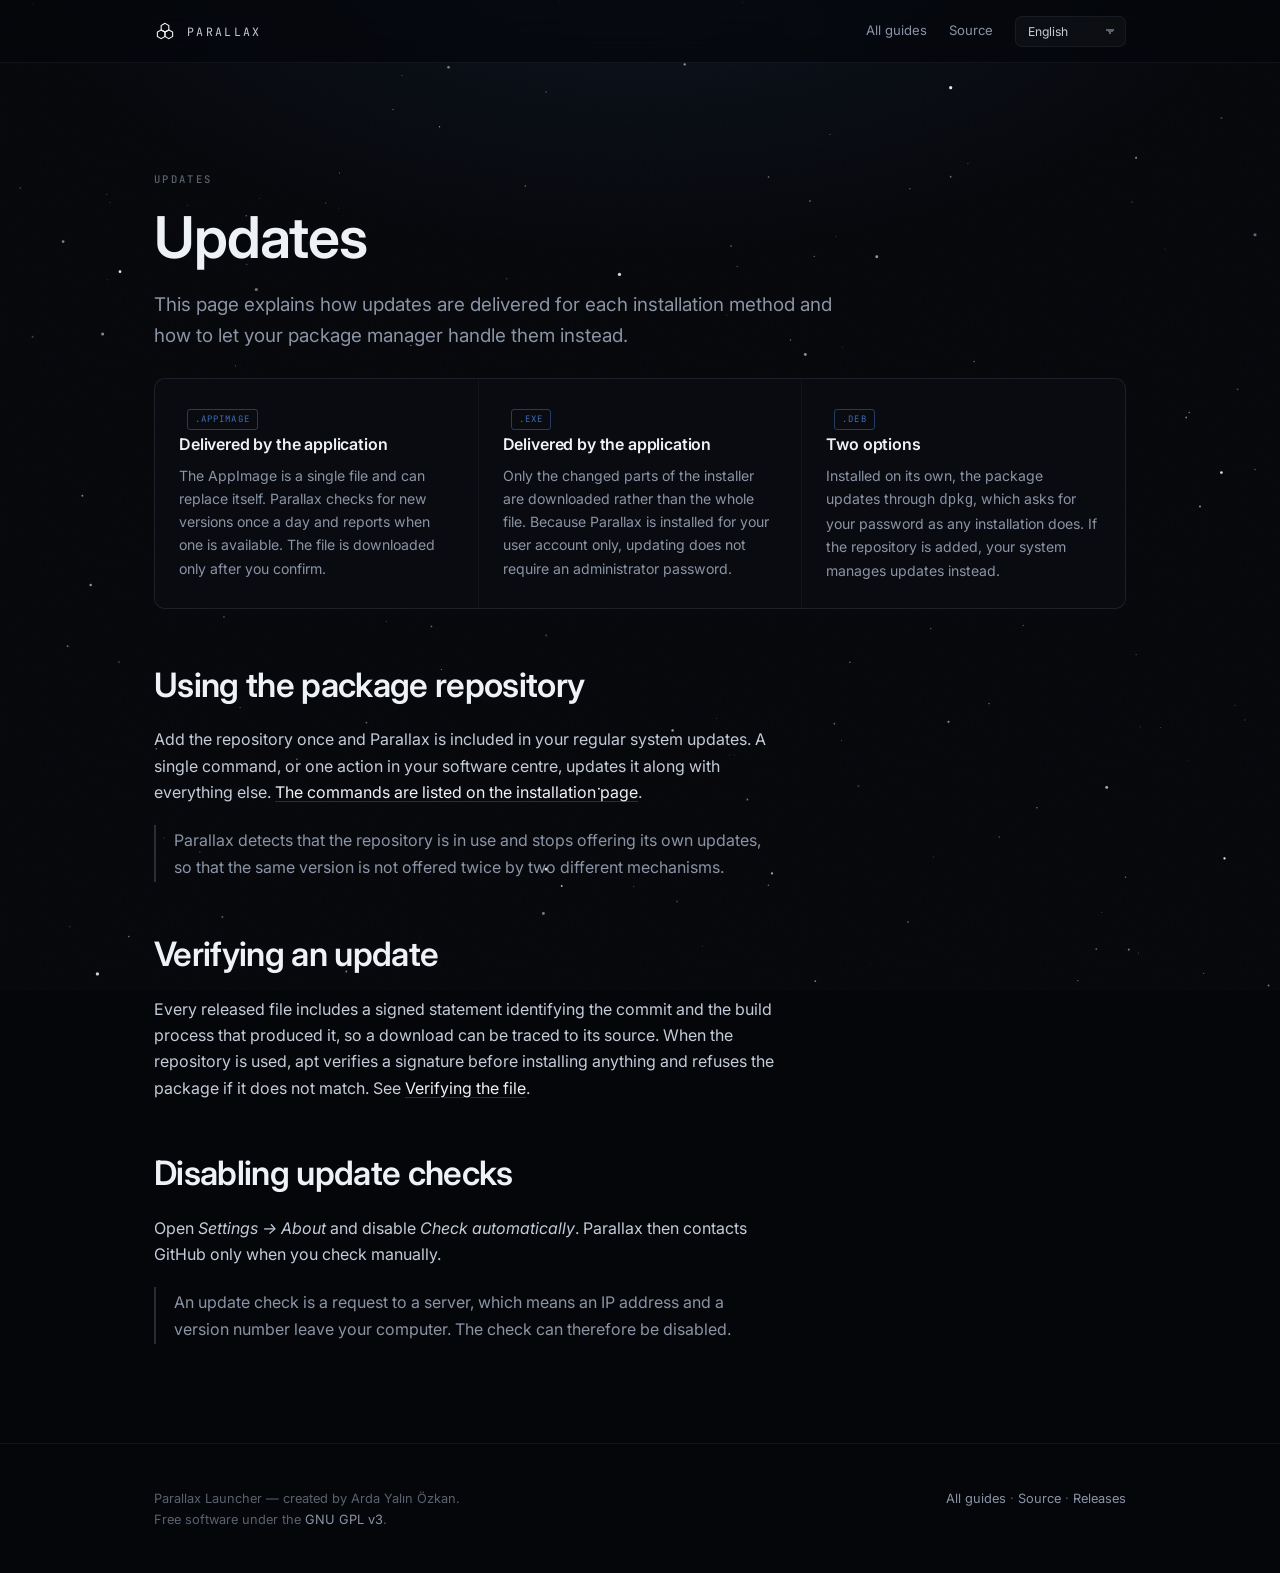
<file: updating.html>
<!doctype html>
<html lang="en">

<head>
    <meta charset="utf-8">
    <meta name="viewport" content="width=device-width, initial-scale=1">
    <title>Updates — Parallax Launcher</title>
    <meta name="description" content="How updates are delivered for each installation method, how to use the package repository instead, and how to turn update checks off.">
    <meta name="theme-color" content="#05060A">
    <link rel="icon" href="favicon.svg" type="image/svg+xml">
    <link rel="alternate icon" href="favicon.ico" sizes="any">
    <link rel="apple-touch-icon" href="apple-touch-icon.png" sizes="180x180">
    <link rel="preconnect" href="https://fonts.googleapis.com">
    <link rel="preconnect" href="https://fonts.gstatic.com" crossorigin>
    <link rel="stylesheet"
        href="https://fonts.googleapis.com/css2?family=Inter:wght@400;500;600&family=JetBrains+Mono:wght@400;500&display=swap">
    <link rel="stylesheet" href="style.css?v=20260826d">
</head>

<body>
    <div class="sky" aria-hidden="true">
        <div class="sky__layer sky__haze"></div>
        <div class="sky__layer" id="skyFar"></div>
        <div class="sky__layer" id="skyNear"></div>
        <div class="sky__grain" id="skyGrain"></div>
    </div>

    <div class="page">
        <header class="top">
            <div class="wrap top__in">
                <a class="brand" href="https://parallaxlauncher.com/">
                    <svg viewBox="0 0 100 100" fill="none" aria-hidden="true">
                        <path d="M50.00 15.00 L32.68 25.00 L32.68 45.00 L50.00 55.00 L67.32 45.00 L67.32 25.00 Z" stroke="#EEF1F6" stroke-width="5" />
                        <path d="M32.68 45.00 L15.36 55.00 L15.36 75.00 L32.68 85.00 L50.00 75.00 L50.00 55.00 Z" stroke="#EEF1F6" stroke-width="5" />
                        <path d="M67.32 45.00 L50.00 55.00 L50.00 75.00 L67.32 85.00 L84.64 75.00 L84.64 55.00 Z" stroke="#EEF1F6" stroke-width="5" />
                    </svg>
                    <span>Parallax</span>
                </a>
                <nav class="top__links">
                    <a href="index.html" data-i18n="NAV_GUIDES">All guides</a>
                    <a href="https://github.com/ArdaYalinOzkan/parallax-launcher" data-i18n="NAV_SOURCE">Source</a>
                    <span class="langpick__slot" data-lang-mount></span>
                </nav>
            </div>
        </header>

        <main>
            <section class="hero wrap" style="padding-block-end: clamp(20px, 3vh, 32px);">
                <p class="label rise rise--1" data-i18n="UPD_KICKER">Updates</p>
                <h1 class="rise rise--2" style="max-width: 16ch;" data-i18n="UPD_H1">Updates</h1>
                <p class="lede rise rise--3" style="max-width: 58ch;" data-i18n="UPD_LEDE">
                    This page explains how updates are delivered for each installation method
                    and how to let your package manager handle them instead.
                </p>
            </section>

            <section class="wrap" style="padding-block-start: 0;">

                <div class="grid">
                    <div class="cell">
                        <span class="chip">.AppImage</span>
                        <h3 data-i18n="UPD_C1_H">Delivered by the application</h3>
                        <p data-i18n="UPD_C1_P">
                            The AppImage is a single file and can replace itself. Parallax
                            checks for new versions once a day and reports when one is
                            available. The file is downloaded only after you confirm.
                        </p>
                    </div>
                    <div class="cell">
                        <span class="chip">.exe</span>
                        <h3 data-i18n="UPD_C2_H">Delivered by the application</h3>
                        <p data-i18n="UPD_C2_P">
                            Only the changed parts of the installer are downloaded rather than
                            the whole file. Because Parallax is installed for your user account
                            only, updating does not require an administrator password.
                        </p>
                    </div>
                    <div class="cell">
                        <span class="chip">.deb</span>
                        <h3 data-i18n="UPD_C3_H">Two options</h3>
                        <p data-i18n="UPD_C3_P_html">
                            Installed on its own, the package updates through <code>dpkg</code>,
                            which asks for your password as any installation does. If the
                            repository is added, your system manages updates instead.
                        </p>
                    </div>
                </div>

                <h2 style="margin-top: 48px;" data-i18n="UPD_APT_H">Using the package repository</h2>
                <p style="max-width: 62ch;" data-i18n="UPD_APT_P_html">
                    Add the repository once and Parallax is included in your regular system
                    updates. A single command, or one action in your software centre, updates it
                    along with everything else. <a href="installing.html#d-deb">The commands are
                    listed on the installation page</a>.
                </p>
                <p class="note" style="max-width: 62ch;" data-i18n="UPD_APT_NOTE">
                    Parallax detects that the repository is in use and stops offering its own
                    updates, so that the same version is not offered twice by two different
                    mechanisms.
                </p>

                <h2 style="margin-top: 44px;" data-i18n="UPD_VERIFY_H">Verifying an update</h2>
                <p style="max-width: 62ch;" data-i18n="UPD_VERIFY_P_html">
                    Every released file includes a signed statement identifying the commit and
                    the build process that produced it, so a download can be traced to its
                    source. When the repository is used, apt verifies a signature before
                    installing anything and refuses the package if it does not match. See <a
                    href="windows.html#verify">Verifying the file</a>.
                </p>

                <h2 style="margin-top: 44px;" data-i18n="UPD_OFF_H">Disabling update checks</h2>
                <p style="max-width: 62ch;" data-i18n="UPD_OFF_P_html">
                    Open <em>Settings → About</em> and disable <em>Check automatically</em>.
                    Parallax then contacts GitHub only when you check manually.
                </p>
                <p class="note" style="max-width: 62ch;" data-i18n="UPD_OFF_NOTE">
                    An update check is a request to a server, which means an IP address and a
                    version number leave your computer. The check can therefore be disabled.
                </p>
            </section>
        </main>

        <footer class="foot">
            <div class="wrap foot__in">
                <div data-i18n="FOOT_BY_html">
                    Parallax Launcher — created by Arda Yalın Özkan.<br>
                    Free software under the
                    <a href="https://github.com/ArdaYalinOzkan/parallax-launcher/blob/main/LICENSE">GNU GPL v3</a>.
                </div>
                <div>
                    <a href="index.html" data-i18n="FOOT_GUIDES">All guides</a> ·
                    <a href="https://github.com/ArdaYalinOzkan/parallax-launcher" data-i18n="FOOT_SOURCE">Source</a> ·
                    <a href="https://github.com/ArdaYalinOzkan/parallax-launcher/releases" data-i18n="FOOT_RELEASES">Releases</a>
                </div>
            </div>
        </footer>
    </div>

    <script src="i18n.js?v=20260826d"></script>
    <script src="site.js?v=20260826d"></script>
    <script src="help.js?v=20260826d"></script>
</body>

</html>
</file>
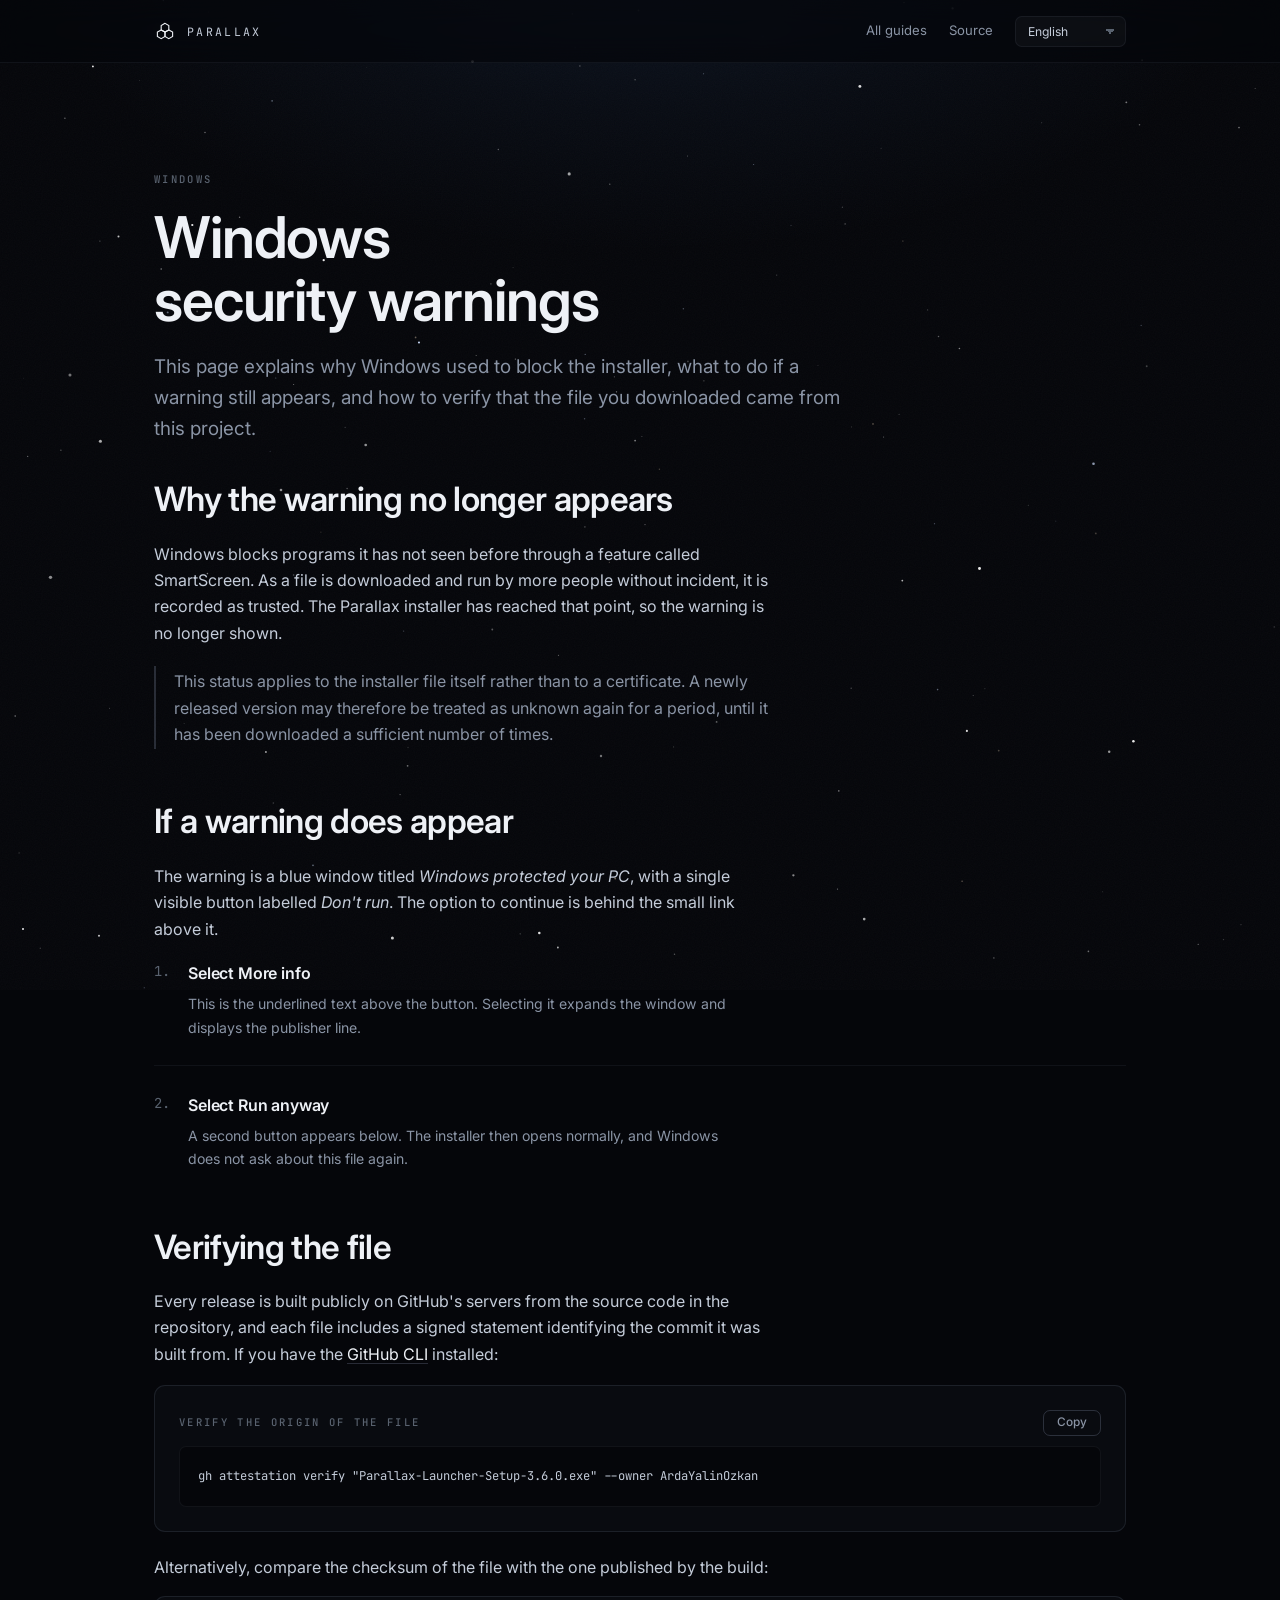
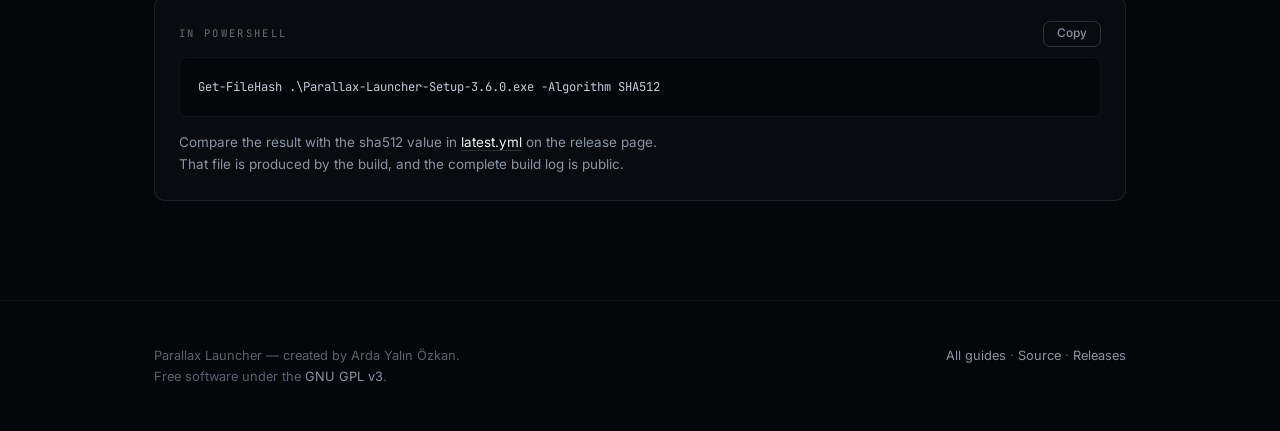
<file: windows.html>
<!doctype html>
<html lang="en">

<head>
    <meta charset="utf-8">
    <meta name="viewport" content="width=device-width, initial-scale=1">
    <title>Windows security warnings — Parallax Launcher</title>
    <meta name="description" content="What the SmartScreen warning means, how to continue past it, and how to verify a downloaded file against its published build record.">
    <meta name="theme-color" content="#05060A">
    <link rel="icon" href="favicon.svg" type="image/svg+xml">
    <link rel="alternate icon" href="favicon.ico" sizes="any">
    <link rel="apple-touch-icon" href="apple-touch-icon.png" sizes="180x180">
    <link rel="preconnect" href="https://fonts.googleapis.com">
    <link rel="preconnect" href="https://fonts.gstatic.com" crossorigin>
    <link rel="stylesheet"
        href="https://fonts.googleapis.com/css2?family=Inter:wght@400;500;600&family=JetBrains+Mono:wght@400;500&display=swap">
    <link rel="stylesheet" href="style.css?v=20260826d">
</head>

<body>
    <div class="sky" aria-hidden="true">
        <div class="sky__layer sky__haze"></div>
        <div class="sky__layer" id="skyFar"></div>
        <div class="sky__layer" id="skyNear"></div>
        <div class="sky__grain" id="skyGrain"></div>
    </div>

    <div class="page">
        <header class="top">
            <div class="wrap top__in">
                <a class="brand" href="https://parallaxlauncher.com/">
                    <svg viewBox="0 0 100 100" fill="none" aria-hidden="true">
                        <path d="M50.00 15.00 L32.68 25.00 L32.68 45.00 L50.00 55.00 L67.32 45.00 L67.32 25.00 Z" stroke="#EEF1F6" stroke-width="5" />
                        <path d="M32.68 45.00 L15.36 55.00 L15.36 75.00 L32.68 85.00 L50.00 75.00 L50.00 55.00 Z" stroke="#EEF1F6" stroke-width="5" />
                        <path d="M67.32 45.00 L50.00 55.00 L50.00 75.00 L67.32 85.00 L84.64 75.00 L84.64 55.00 Z" stroke="#EEF1F6" stroke-width="5" />
                    </svg>
                    <span>Parallax</span>
                </a>
                <nav class="top__links">
                    <a href="index.html" data-i18n="NAV_GUIDES">All guides</a>
                    <a href="https://github.com/ArdaYalinOzkan/parallax-launcher" data-i18n="NAV_SOURCE">Source</a>
                    <span class="langpick__slot" data-lang-mount></span>
                </nav>
            </div>
        </header>

        <main>
            <section class="hero wrap" style="padding-block-end: clamp(20px, 3vh, 32px);">
                <p class="label rise rise--1" data-i18n="WIN_KICKER">Windows</p>
                <h1 class="rise rise--2" style="max-width: 16ch;" data-i18n="WIN_H1">Windows security warnings</h1>
                <p class="lede rise rise--3" style="max-width: 58ch;" data-i18n="WIN_LEDE">
                    This page explains why Windows used to block the installer, what to do if a
                    warning still appears, and how to verify that the file you downloaded came
                    from this project.
                </p>
            </section>

            <section class="wrap" style="padding-block-start: 0;">

                <h2 data-i18n="WIN_WHY_H">Why the warning no longer appears</h2>
                <p style="max-width: 62ch;" data-i18n="WIN_WHY_P">
                    Windows blocks programs it has not seen before through a feature called
                    SmartScreen. As a file is downloaded and run by more people without
                    incident, it is recorded as trusted. The Parallax installer has reached that
                    point, so the warning is no longer shown.
                </p>
                <p class="note" style="max-width: 62ch;" data-i18n="WIN_WHY_NOTE">
                    This status applies to the installer file itself rather than to a
                    certificate. A newly released version may therefore be treated as unknown
                    again for a period, until it has been downloaded a sufficient number of
                    times.
                </p>

                <h2 style="margin-top: 44px;" data-i18n="WIN_IF_H">If a warning does appear</h2>
                <p style="max-width: 62ch;" data-i18n="WIN_IF_P_html">
                    The warning is a blue window titled <em>Windows protected your PC</em>, with
                    a single visible button labelled <em>Don't run</em>. The option to continue
                    is behind the small link above it.
                </p>

                <ol class="steps" style="margin-top: 18px;">
                    <li class="step" style="grid-template-columns: 1fr;">
                        <div class="step__body">
                            <span class="step__n">1.</span>
                            <h3 data-i18n="WIN_SS_1_H">Select More info</h3>
                            <p data-i18n="WIN_SS_1_P">
                                This is the underlined text above the button. Selecting it
                                expands the window and displays the publisher line.
                            </p>
                        </div>
                    </li>
                    <li class="step" style="grid-template-columns: 1fr;">
                        <div class="step__body">
                            <span class="step__n">2.</span>
                            <h3 data-i18n="WIN_SS_2_H">Select Run anyway</h3>
                            <p data-i18n="WIN_SS_2_P">
                                A second button appears below. The installer then opens
                                normally, and Windows does not ask about this file again.
                            </p>
                        </div>
                    </li>
                </ol>

                <h2 id="verify" style="margin-top: 48px;" data-i18n="WIN_VER_H">Verifying the file</h2>
                <p style="max-width: 62ch;" data-i18n="WIN_VER_P_html">
                    Every release is built publicly on GitHub's servers from the source code in
                    the repository, and each file includes a signed statement identifying the
                    commit it was built from. If you have the <a
                    href="https://cli.github.com/">GitHub CLI</a> installed:
                </p>

                <div class="repo" style="margin-top: 18px;">
                    <div class="repo__head">
                        <span class="label" style="margin: 0;" data-i18n="WIN_VER_LBL1">Verify the origin of the file</span>
                        <button class="copy" data-copy data-i18n="COPY">Copy</button>
                    </div>
<pre><code>gh attestation verify "Parallax-Launcher-Setup-3.6.0.exe" --owner ArdaYalinOzkan</code></pre>
                </div>

                <p style="max-width: 62ch; margin-top: 22px;" data-i18n="WIN_VER_P2">
                    Alternatively, compare the checksum of the file with the one published by
                    the build:
                </p>

                <div class="repo" style="margin-top: 16px;">
                    <div class="repo__head">
                        <span class="label" style="margin: 0;" data-i18n="WIN_VER_LBL2">In PowerShell</span>
                        <button class="copy" data-copy data-i18n="COPY">Copy</button>
                    </div>
<pre><code>Get-FileHash .\Parallax-Launcher-Setup-3.6.0.exe -Algorithm SHA512</code></pre>
                    <p style="font-size: .84rem; color: var(--star-dim); margin: 14px 0 0;" data-i18n="WIN_VER_NOTE_html">
                        Compare the result with the <code>sha512</code> value in <a
                        href="https://github.com/ArdaYalinOzkan/parallax-launcher/releases/latest">latest.yml</a>
                        on the release page. That file is produced by the build, and the
                        complete build log is public.
                    </p>
                </div>
            </section>
        </main>

        <footer class="foot">
            <div class="wrap foot__in">
                <div data-i18n="FOOT_BY_html">
                    Parallax Launcher — created by Arda Yalın Özkan.<br>
                    Free software under the
                    <a href="https://github.com/ArdaYalinOzkan/parallax-launcher/blob/main/LICENSE">GNU GPL v3</a>.
                </div>
                <div>
                    <a href="index.html" data-i18n="FOOT_GUIDES">All guides</a> ·
                    <a href="https://github.com/ArdaYalinOzkan/parallax-launcher" data-i18n="FOOT_SOURCE">Source</a> ·
                    <a href="https://github.com/ArdaYalinOzkan/parallax-launcher/releases" data-i18n="FOOT_RELEASES">Releases</a>
                </div>
            </div>
        </footer>
    </div>

    <script src="i18n.js?v=20260826d"></script>
    <script src="site.js?v=20260826d"></script>
    <script src="help.js?v=20260826d"></script>
</body>

</html>
</file>
<file: style.css>
/* ==============================================================
   Parallax Launcher — the page
   ==============================================================
   The palette, the type and the depth all come from the app's own
   stylesheet. A landing page that invents its own look teaches the
   visitor something they then have to unlearn on first launch, so
   this one is the application's world with the walls taken down.
   ============================================================== */

:root {
    /* Ink, from the app's theme.css */
    --ink-void: #05060A;
    --ink-base: #090B10;
    --ink-raise: #0F1218;
    --ink-lift: #161A22;
    --ink-edge: #212734;

    /* Starlight, likewise. The neutrals lean cold-blue rather than
       grey — a real night sky has no grey in it. */
    --star-hi: #EEF1F6;
    --star: #C4CCD9;
    --star-dim: #8A94A5;
    --star-faint: #59626F;

    --line-faint: rgba(198, 214, 255, 0.06);
    --line: rgba(198, 214, 255, 0.10);
    --line-strong: rgba(198, 214, 255, 0.18);

    /* One accent, spent carefully. */
    --ambient: 60, 110, 180;

    --font-ui: 'Inter', -apple-system, 'Segoe UI', system-ui, sans-serif;
    --font-mono: 'JetBrains Mono', 'SF Mono', ui-monospace, monospace;

    --r-sm: 7px;
    --r-md: 11px;
    --r-lg: 16px;

    --t-fast: 0.16s cubic-bezier(0.3, 0, 0.2, 1);
    --t-main: 0.36s cubic-bezier(0.2, 0, 0.1, 1);

    --measure: 62ch;
    --gutter: clamp(20px, 5vw, 64px);
}

*, *::before, *::after { box-sizing: border-box; }

html { -webkit-text-size-adjust: 100%; scroll-behavior: smooth; }

@media (prefers-reduced-motion: reduce) {
    html { scroll-behavior: auto; }
    *, *::before, *::after {
        animation-duration: .01ms !important;
        transition-duration: .01ms !important;
    }
}

body {
    margin: 0;
    background: var(--ink-void);
    color: var(--star);
    font-family: var(--font-ui);
    font-size: 16px;
    line-height: 1.65;
    font-weight: 400;
    -webkit-font-smoothing: antialiased;
    overflow-x: hidden;
}

/* ---- the sky ------------------------------------------------
   Three layers at three depths. They move against the pointer,
   the near one further than the far one, which is what parallax
   looks like from a moving viewpoint — and the reason the program
   is called what it is.
   -------------------------------------------------------------- */
.sky {
    position: fixed;
    inset: -10%;
    z-index: 0;
    pointer-events: none;
}

.sky__layer {
    position: absolute;
    inset: 0;
    will-change: transform;
}

.sky__haze {
    background:
        radial-gradient(58% 44% at 50% 0%,
            rgba(var(--ambient), .16) 0%,
            rgba(var(--ambient), .05) 42%,
            transparent 72%);
}

.sky__grain {
    position: absolute;
    inset: 0;
    opacity: .035;
    mix-blend-mode: overlay;
}

/* ---- shell ---------------------------------------------------- */
.page { position: relative; z-index: 1; }

.wrap {
    width: 100%;
    max-width: 1100px;
    margin-inline: auto;
    padding-inline: var(--gutter);
}

section { padding-block: clamp(64px, 11vh, 128px); }

/* ---- type ----------------------------------------------------- */
h1, h2, h3 {
    color: var(--star-hi);
    font-weight: 600;
    letter-spacing: -0.02em;
    text-wrap: balance;
    margin: 0;
}

h2 {
    font-size: clamp(1.5rem, 3.4vw, 2.1rem);
    margin-bottom: 14px;
}

h3 {
    font-size: 1rem;
    letter-spacing: -0.01em;
    margin-bottom: 6px;
}

p { margin: 0 0 1em; max-width: var(--measure); }
p:last-child { margin-bottom: 0; }

a { color: var(--star-hi); text-decoration-color: var(--line-strong); text-underline-offset: 3px; }
a:hover { text-decoration-color: currentColor; }

:focus-visible {
    outline: 2px solid rgba(var(--ambient), .9);
    outline-offset: 3px;
    border-radius: 3px;
}

/* Every label, every measurement, every version number. The two
   faces never blur roles, which is what makes the mono mean
   something when it appears. */
.label {
    display: block;
    font-family: var(--font-mono);
    font-size: 0.66rem;
    font-weight: 500;
    letter-spacing: 0.22em;
    text-transform: uppercase;
    color: var(--star-faint);
    margin-bottom: 18px;
}

.lede {
    font-size: clamp(1.02rem, 1.9vw, 1.18rem);
    color: var(--star-dim);
}

/* ---- header --------------------------------------------------- */
.top {
    position: sticky;
    top: 0;
    z-index: 20;
    backdrop-filter: blur(14px) saturate(1.3);
    background: color-mix(in srgb, var(--ink-void) 72%, transparent);
    border-bottom: 1px solid var(--line-faint);
}

.top__in {
    display: flex;
    align-items: center;
    justify-content: space-between;
    gap: 20px;
    height: 62px;
}

.brand { display: flex; align-items: center; gap: 11px; text-decoration: none; }
.brand svg { width: 22px; height: 22px; flex: none; }
.brand span {
    font-family: var(--font-mono);
    font-size: 0.72rem;
    letter-spacing: 0.2em;
    text-transform: uppercase;
    color: var(--star);
}

.top__links { display: flex; align-items: center; gap: 22px; }
.top__links a {
    font-size: 0.82rem;
    color: var(--star-dim);
    text-decoration: none;
    transition: color var(--t-fast);
}
.top__links a:hover { color: var(--star-hi); }
@media (max-width: 560px) { .top__links a[data-optional] { display: none; } }

/* ---- hero ----------------------------------------------------- */
.hero { padding-block: clamp(56px, 12vh, 116px) clamp(40px, 8vh, 80px); }

.hero__mark { width: 54px; height: 54px; margin-bottom: 26px; }

.hero h1 {
    font-size: clamp(2.1rem, 6.2vw, 3.6rem);
    line-height: 1.08;
    max-width: 17ch;
    margin-bottom: 20px;
}

.hero .lede { max-width: 54ch; }

.hero__actions {
    display: flex;
    flex-wrap: wrap;
    align-items: center;
    gap: 12px;
    margin-top: 34px;
}

/* ---- buttons -------------------------------------------------- */
.btn {
    display: inline-flex;
    align-items: center;
    gap: 10px;
    padding: 13px 22px;
    border-radius: var(--r-md);
    border: 1px solid transparent;
    font: 500 0.88rem/1 var(--font-ui);
    text-decoration: none;
    cursor: pointer;
    transition: transform var(--t-fast), background var(--t-fast), border-color var(--t-fast);
}

.btn--primary {
    background: var(--star-hi);
    color: var(--ink-void);
}
.btn--primary:hover { transform: translateY(-2px); background: #fff; }

.btn--ghost {
    background: transparent;
    border-color: var(--line-strong);
    color: var(--star);
}
.btn--ghost:hover { transform: translateY(-2px); border-color: var(--star-dim); color: var(--star-hi); }

.btn__meta {
    font-family: var(--font-mono);
    font-size: 0.72rem;
    opacity: .62;
    font-variant-numeric: tabular-nums;
}

.hero__note {
    margin-top: 16px;
    font-size: 0.78rem;
    color: var(--star-faint);
}

/* ---- the shot ------------------------------------------------- */
.shot {
    position: relative;
    margin-top: clamp(40px, 7vh, 76px);
    border-radius: var(--r-lg);
    border: 1px solid var(--line);
    background: var(--ink-base);
    overflow: hidden;
    box-shadow: 0 40px 100px -30px rgba(0, 0, 0, .9);
}

.shot img { display: block; width: 100%; height: auto; }

.shot__bar {
    display: flex;
    align-items: center;
    gap: 7px;
    padding: 11px 14px;
    border-bottom: 1px solid var(--line-faint);
    background: var(--ink-lift);
}
.shot__dot { width: 9px; height: 9px; border-radius: 50%; background: var(--ink-edge); }

/* A slot waiting for a screenshot. It is drawn rather than left
   broken, so the page reads as finished either way and the shape of
   what belongs there is already correct. */
.shot--empty {
    display: grid;
    place-items: center;
    aspect-ratio: 16 / 10;
    background:
        repeating-linear-gradient(135deg,
            transparent 0 11px,
            rgba(198, 214, 255, .022) 11px 22px),
        var(--ink-base);
    color: var(--star-faint);
    text-align: center;
    padding: 24px;
}

.shot--empty span {
    font-family: var(--font-mono);
    font-size: 0.7rem;
    letter-spacing: .1em;
    max-width: 30ch;
    line-height: 1.7;
}

.pair {
    display: grid;
    grid-template-columns: repeat(auto-fit, minmax(min(320px, 100%), 1fr));
    gap: 18px;
    margin-top: 32px;
}

.pair .shot { margin-top: 0; }

/* ---- feature grid --------------------------------------------- */
.grid {
    display: grid;
    grid-template-columns: repeat(auto-fit, minmax(min(268px, 100%), 1fr));
    gap: 1px;
    background: var(--line-faint);
    border: 1px solid var(--line-faint);
    border-radius: var(--r-md);
    overflow: hidden;
}

.cell {
    background: var(--ink-base);
    padding: 26px 24px;
}

.cell p {
    margin: 0;
    font-size: 0.88rem;
    color: var(--star-dim);
}

.cell__num {
    font-family: var(--font-mono);
    font-size: 0.66rem;
    letter-spacing: .14em;
    color: var(--star-faint);
    display: block;
    margin-bottom: 12px;
}

/* ---- two-up table --------------------------------------------- */
.files {
    display: grid;
    grid-template-columns: repeat(auto-fit, minmax(min(300px, 100%), 1fr));
    gap: 18px;
    margin-top: 30px;
}

/* The three cards hold different amounts of text, and with the button
   simply following the paragraph each one landed at a different height
   — three buttons on three lines, in a row meant to be scanned across.
   A column with the button pushed to the bottom lines them up whatever
   is written above. */
.file {
    display: flex;
    flex-direction: column;
    border: 1px solid var(--line);
    border-radius: var(--r-md);
    padding: 24px;
    background: linear-gradient(180deg, var(--ink-raise), var(--ink-base));
}

.file__name {
    font-family: var(--font-mono);
    font-size: 0.92rem;
    color: var(--star-hi);
    margin-bottom: 4px;
}

.file__for {
    font-family: var(--font-mono);
    font-size: 0.66rem;
    letter-spacing: .16em;
    text-transform: uppercase;
    color: var(--star-faint);
    margin-bottom: 16px;
}

.file p { font-size: 0.86rem; color: var(--star-dim); }

.file .btn {
    margin-top: auto;
    padding-top: 13px;
    width: 100%;
    justify-content: center;
}

/* The gap above the button, held here so `margin-top: auto` above is
   free to do the aligning. */
.file p { margin-bottom: 18px; }

/* A chip for the one thing that actually distinguishes the two. */
.chip {
    display: inline-block;
    margin-left: 8px;
    padding: 2px 7px;
    border: 1px solid rgba(var(--ambient), .5);
    border-radius: 3px;
    font-family: var(--font-mono);
    font-size: 0.56rem;
    letter-spacing: .12em;
    text-transform: uppercase;
    color: rgba(var(--ambient), 1);
    vertical-align: 2px;
}

/* ---- the repository block -------------------------------------
   Commands somebody is going to paste into a root shell. They are
   shown in full rather than wrapped in a one-line installer: adding
   a signing key and a package source is exactly the kind of thing a
   person should be able to read first.
   ---------------------------------------------------------------- */
.repo {
    margin-top: 30px;
    padding: 24px;
    border: 1px solid var(--line);
    border-radius: var(--r-md);
    background: var(--ink-base);
}

.repo__head {
    display: flex;
    align-items: center;
    justify-content: space-between;
    gap: 16px;
    margin-bottom: 10px;
}

.copy {
    flex: none;
    padding: 6px 13px;
    border-radius: var(--r-sm);
    border: 1px solid var(--line-strong);
    background: transparent;
    color: var(--star-dim);
    font: 500 0.74rem/1 var(--font-ui);
    cursor: pointer;
    transition: color var(--t-fast), border-color var(--t-fast);
}

.copy:hover { color: var(--star-hi); border-color: var(--star-dim); }
.copy.is-done { color: var(--star-hi); border-color: rgba(var(--ambient), .8); }

.repo pre {
    margin: 0;
    padding: 18px;
    border-radius: var(--r-sm);
    background: var(--ink-void);
    border: 1px solid var(--line-faint);
    overflow-x: auto;
    font-family: var(--font-mono);
    font-size: 0.76rem;
    line-height: 1.85;
    color: var(--star);
    tab-size: 2;
}

.repo code { font-family: inherit; }

/* ---- languages ------------------------------------------------ */
.langs {
    display: flex;
    flex-wrap: wrap;
    gap: 10px;
    margin-top: 4px;
}

.lang {
    padding: 7px 13px;
    border: 1px solid var(--line-faint);
    border-radius: 100px;
    background: var(--ink-base);
    font-size: 0.82rem;
    color: var(--star-dim);
}

/* ---- footer --------------------------------------------------- */
.foot {
    border-top: 1px solid var(--line-faint);
    padding-block: 44px;
    font-size: 0.8rem;
    color: var(--star-faint);
}

.foot__in {
    display: flex;
    flex-wrap: wrap;
    gap: 18px 32px;
    justify-content: space-between;
    align-items: baseline;
}

.foot a { color: var(--star-dim); text-decoration: none; }
.foot a:hover { color: var(--star-hi); text-decoration: underline; }

/* ---- entrance -------------------------------------------------
   One short sequence on load, and nothing after it. Movement that
   keeps happening while you read is movement you end up fighting.
   ---------------------------------------------------------------- */
@keyframes rise {
    from { opacity: 0; transform: translateY(14px); }
    to   { opacity: 1; transform: none; }
}

.rise { animation: rise .7s cubic-bezier(.2, 0, .1, 1) both; }
.rise--1 { animation-delay: .05s; }
.rise--2 { animation-delay: .13s; }
.rise--3 { animation-delay: .21s; }
.rise--4 { animation-delay: .29s; }


/* --- Windows help page -----------------------------------------
   Steps that pair an instruction with the picture of the thing
   being described. Text left, screenshot right, so the eye can
   check the screen against the sentence without scrolling between
   them; stacked below the breakpoint where that stops fitting.
   ---------------------------------------------------------------- */
.steps {
    list-style: none;
    margin: 32px 0 0;
    padding: 0;
    display: grid;
    gap: 26px;
}

.step {
    display: grid;
    grid-template-columns: minmax(240px, 0.85fr) 1.15fr;
    gap: 28px;
    align-items: start;
    padding-top: 26px;
    border-top: 1px solid var(--line-faint);
}

.step:first-child { border-top: 0; padding-top: 0; }

@media (max-width: 720px) {
    .step { grid-template-columns: 1fr; gap: 18px; }
}

.step__body p {
    font-size: 0.88rem;
    color: var(--star-dim);
    margin-bottom: 0;
}

.step__body em {
    font-style: normal;
    color: var(--star-hi);
    font-weight: 500;
}

/* The number is a position in a sequence, which these genuinely are
   — do this, then this. It earns the marker. */
/* The number sits in the margin, where a list marker goes, rather
   than floating on a line of its own above the heading. */
.step__body {
    position: relative;
    padding-left: 34px;
}

.step__n {
    position: absolute;
    left: 0;
    top: 1px;
    font-family: var(--font-mono);
    font-size: 0.86rem;
    font-variant-numeric: tabular-nums;
    color: var(--star-faint);
    line-height: 1.5;
}

/* The command reference is not a sequence of steps, so its labels are
   not numbers and do not belong in a margin. */
.cmd-name {
    display: inline-block;
    font-family: var(--font-mono);
    font-size: 0.82rem;
    color: var(--star);
    margin-bottom: 8px;
}

.step__body:has(.cmd-name) {
    padding-left: 0;
}

.step .shot { margin-top: 0; }

/* Two asides with different weights: one explains, one is a caution
   somebody needs to have read before acting.

   A rule down the left rather than a box around the outside. A box
   lifts the sentence out of the page and asks to be looked at, which
   is more attention than an aside deserves; the rule marks it as a
   step aside from the paragraph above and nothing more. The second
   earns its colour; the first would be shouting. */
.note,
.warn {
    margin: 20px 0;
    padding: 2px 0 2px 18px;
    border-left: 2px solid var(--line-strong);
    background: none;
    border-radius: 0;
    color: var(--star-dim);
}

.warn {
    border-left-color: rgba(224, 162, 71, .55);
}

.warn h3 { color: #E0A247; }
.warn p { color: var(--star); }

/* A button waiting on a download it cannot see. Dimmed rather than
   coloured — nothing has gone wrong, it is only that the browser has
   not said anything yet. */
.btn--retry {
    opacity: .82;
}


/* --- The Windows heads-up --------------------------------------
   Sits directly under the download buttons. Amber rather than red:
   this is the next thing that will happen, not something that has
   gone wrong — and the whole block is the link, so there is no
   small target to find.
   ---------------------------------------------------------------- */
.heads-up {
    display: flex;
    gap: 18px;
    align-items: flex-start;
    margin-top: 22px;
    padding: 22px 24px;
    border: 1px solid rgba(224, 162, 71, .34);
    border-radius: var(--r-md);
    background: linear-gradient(180deg, rgba(224, 162, 71, .055), transparent 62%), var(--ink-base);
    text-decoration: none;
    transition: border-color var(--t-fast), transform var(--t-fast);
}

.heads-up:hover {
    border-color: rgba(224, 162, 71, .6);
    transform: translateY(-2px);
}

.heads-up__icon {
    flex: none;
    width: 30px;
    height: 30px;
    color: #E0A247;
    margin-top: 1px;
}

.heads-up__icon svg { width: 100%; height: 100%; }

/* The heading carries the point by itself — somebody who reads only
   this line has still been told the useful thing. */
.heads-up h3 {
    color: var(--star-hi);
    font-size: 1rem;
    margin-bottom: 8px;
}

.heads-up p {
    font-size: 0.86rem;
    color: var(--star-dim);
    margin-bottom: 12px;
    max-width: 68ch;
}

.heads-up__go {
    font-size: 0.82rem;
    color: #E0A247;
}

@media (max-width: 560px) {
    .heads-up { flex-direction: column; gap: 12px; }
}


/* --- Guide index -----------------------------------------------
   Cards that are entirely a link, so the whole area is the target
   rather than four words of it.
   ---------------------------------------------------------------- */
.guides {
    display: grid;
    grid-template-columns: repeat(auto-fit, minmax(min(290px, 100%), 1fr));
    gap: 18px;
}

.guide {
    display: flex;
    flex-direction: column;
    padding: 24px;
    border: 1px solid var(--line);
    border-radius: var(--r-md);
    background: linear-gradient(180deg, var(--ink-raise), var(--ink-base));
    text-decoration: none;
    transition: transform var(--t-fast), border-color var(--t-fast);
}

.guide:hover {
    transform: translateY(-2px);
    border-color: var(--star-faint);
}

.guide__for {
    display: block;
    font-family: var(--font-mono);
    font-size: 0.62rem;
    letter-spacing: .16em;
    text-transform: uppercase;
    color: var(--star-faint);
    margin-bottom: 12px;
}

.guide p {
    font-size: 0.86rem;
    color: var(--star-dim);
    margin-bottom: 16px;
}

.guide__go {
    margin-top: auto;
    font-size: 0.82rem;
    color: var(--star-hi);
}

/* Only one platform's steps are shown at a time. */
.platform-steps.hidden { display: none; }

.platform-steps pre {
    margin: 0;
    padding: 12px 14px;
    border-radius: var(--r-sm);
    background: var(--ink-void);
    border: 1px solid var(--line-faint);
    overflow-x: auto;
    font-family: var(--font-mono);
    font-size: 0.76rem;
    color: var(--star);
}

/* Scrollbars.

   The default one is drawn by the browser in its own colours — a light
   grey trough with arrow buttons, which on a page this dark reads as a
   piece of somebody else's interface that fell in. Firefox takes the two
   properties; everything else takes the pseudo-elements. */
* {
    scrollbar-width: thin;
    scrollbar-color: var(--ink-edge) transparent;
}

::-webkit-scrollbar {
    width: 10px;
    height: 10px;
}

::-webkit-scrollbar-track {
    background: transparent;
}

::-webkit-scrollbar-thumb {
    background: var(--ink-edge);
    border-radius: 99px;
    /* Inset from the edge, so the bar reads as a thin rule rather than a
       block filling its channel. */
    border: 2px solid transparent;
    background-clip: content-box;
}

::-webkit-scrollbar-thumb:hover {
    background: var(--star-faint);
    background-clip: content-box;
}

::-webkit-scrollbar-corner {
    background: transparent;
}

/* The language picker.

   A real <select>, not a menu built out of divs: the browser already
   knows how to open one on a phone, how to reach it from the keyboard,
   and how to read it out. Only its skin is ours — and it is the app's
   skin, down to the two-gradient chevron, so the page and the program
   it describes do not look like they came from different places. */
.langpick__slot { display: inline-flex; }

.langpick {
    appearance: none;
    -webkit-appearance: none;
    background-color: rgba(255, 255, 255, .03);
    border: 1px solid var(--line-faint);
    border-radius: var(--r-sm);
    color: var(--star);
    font-family: var(--font-ui);
    font-size: 0.76rem;
    font-weight: 400;
    letter-spacing: 0;
    padding: 7px 30px 7px 12px;
    text-transform: none;
    cursor: pointer;
    outline: none;

    /* Two gradients folded into an arrowhead — the same one the app
       draws, rather than an image that would have to match it. */
    background-image: linear-gradient(45deg, transparent 50%, var(--star-faint) 50%),
        linear-gradient(135deg, var(--star-faint) 50%, transparent 50%);
    background-position: calc(100% - 15px) center, calc(100% - 10px) center;
    background-size: 5px 5px, 5px 5px;
    background-repeat: no-repeat;
    transition: border-color var(--t-main), background-color var(--t-main), color var(--t-main);
}

.langpick:hover,
.langpick:focus-visible {
    border-color: var(--line-strong);
    color: var(--star-hi);
    background-color: rgba(255, 255, 255, .055);
}

/* The dropdown itself is drawn by the system, which does not inherit the
   page's colours — so the options are given them explicitly. */
.langpick option {
    background: var(--ink-lift);
    color: var(--star);
}

@media (max-width: 640px) {
    .langpick {
        font-size: 0.72rem;
        padding: 6px 26px 6px 9px;
        background-position: calc(100% - 13px) center, calc(100% - 9px) center;
    }
}

/* ==============================================================
   Drawers
   ==============================================================
   Built to the same measure as the ones on the main site: thin
   rules, a small caret that turns, and nothing else. Three ways to
   install and only one of them is the reader's — the two that do
   not apply should cost nothing to skip, and a closed <details>
   costs nothing to render either.

   `name` makes the browser keep one open at a time on its own.
   Browsers that do not know the attribute yet fall back to the
   script in help.js, which does the same thing by hand.
   ============================================================== */

.drawers {
    margin-top: 26px;
    border-top: 1px solid var(--line);
}

.drawer {
    border-bottom: 1px solid var(--line);
}

.drawer summary {
    display: flex;
    align-items: center;
    gap: 11px;
    padding: 14px 2px;
    cursor: pointer;
    list-style: none;
    transition: color .18s ease;
}

.drawer summary::-webkit-details-marker { display: none; }

/* A caret that turns when the drawer opens. */
.drawer summary::before {
    content: "";
    width: 6px;
    height: 6px;
    border-right: 1.5px solid var(--star-faint);
    border-bottom: 1.5px solid var(--star-faint);
    transform: rotate(-45deg);
    transition: transform .18s ease, border-color .18s ease;
    flex: none;
}

.drawer[open] summary::before { transform: rotate(45deg); }

.drawer summary:hover::before,
.drawer[open] summary::before { border-color: var(--star); }

/* The title stays in the reading face. Several of these are whole
   sentences, and two of the eight languages have no monospaced face
   to set them in. */
.drawer__title {
    font-size: 0.95rem;
    font-weight: 500;
    color: var(--star-dim);
    transition: color .18s ease;
}

.drawer summary:hover .drawer__title,
.drawer[open] .drawer__title { color: var(--star-hi); }

.drawer__hint {
    font-family: var(--font-mono);
    font-size: 0.72rem;
    color: var(--star-faint);
    margin-left: auto;
    padding-left: 16px;
    text-align: right;
}

.drawer__body {
    padding: 2px 0 20px 17px;
    max-width: 62ch;
}

.drawer__body > p:first-child { margin-top: 0; }
.drawer__body p:last-child { margin-bottom: 0; }
.drawer__body .steps { margin-top: 6px; }
/* Only the drawer's own sub-headings, not the ones inside steps —
   those sit beside their number and must not be pushed off it. */
.drawer__body > h3 { margin-top: 22px; }

@media (max-width: 560px) {
    .drawer__hint { display: none; }
    .drawer__body { padding-left: 0; }
}

/* ==============================================================
   Code with a copy button in its corner
   ============================================================== */

.snippet {
    position: relative;
    margin-top: 12px;
}

.snippet pre {
    margin: 0;
    /* Room on the right so the first line does not start underneath
       the button. Once scrolled the code passes behind it, which is
       fine — the button is opaque. */
    padding: 14px 82px 14px 16px;
    border-radius: var(--r-sm);
    background: var(--ink-void);
    border: 1px solid var(--line-faint);
    overflow-x: auto;
}

.snippet pre code {
    font-family: var(--font-mono);
    font-size: 0.76rem;
    line-height: 1.85;
    white-space: pre;
}

.snippet__copy {
    position: absolute;
    top: 8px;
    right: 8px;
    padding: 4px 10px;
    border: 1px solid var(--line);
    border-radius: var(--r-sm);
    background: var(--ink-base);
    color: var(--star-faint);
    font-family: var(--font-mono);
    font-size: 0.62rem;
    letter-spacing: .12em;
    text-transform: uppercase;
    cursor: pointer;
    transition: color .18s ease, border-color .18s ease;
    opacity: 1;
}

.snippet:hover .snippet__copy { color: var(--star-dim); }

.snippet__copy:hover,
.snippet__copy:focus-visible,
.snippet__copy[data-done="1"] {
    color: var(--star-hi);
    border-color: var(--star-faint);
}

/* Groups on the guide index. Eight cards in one run is a list to get
   through; three headed groups is a place to look something up. */
.group {
    padding-block: clamp(18px, 3vh, 30px);
}

.group__h {
    font-size: 0.72rem;
    font-family: var(--font-mono);
    font-weight: 500;
    letter-spacing: .18em;
    text-transform: uppercase;
    color: var(--star-faint);
    margin: 0 0 16px;
}

/* A list that reads as prose rather than as a form. */
.plain {
    margin: 16px 0 0;
    padding: 0;
    list-style: none;
}

.plain li {
    position: relative;
    padding-left: 18px;
    margin-bottom: 11px;
    color: var(--star-dim);
    line-height: 1.75;
}

.plain li::before {
    content: "";
    position: absolute;
    left: 2px;
    top: 0.72em;
    width: 5px;
    height: 1px;
    background: var(--star-faint);
}

.plain li:last-child { margin-bottom: 0; }
</file>
